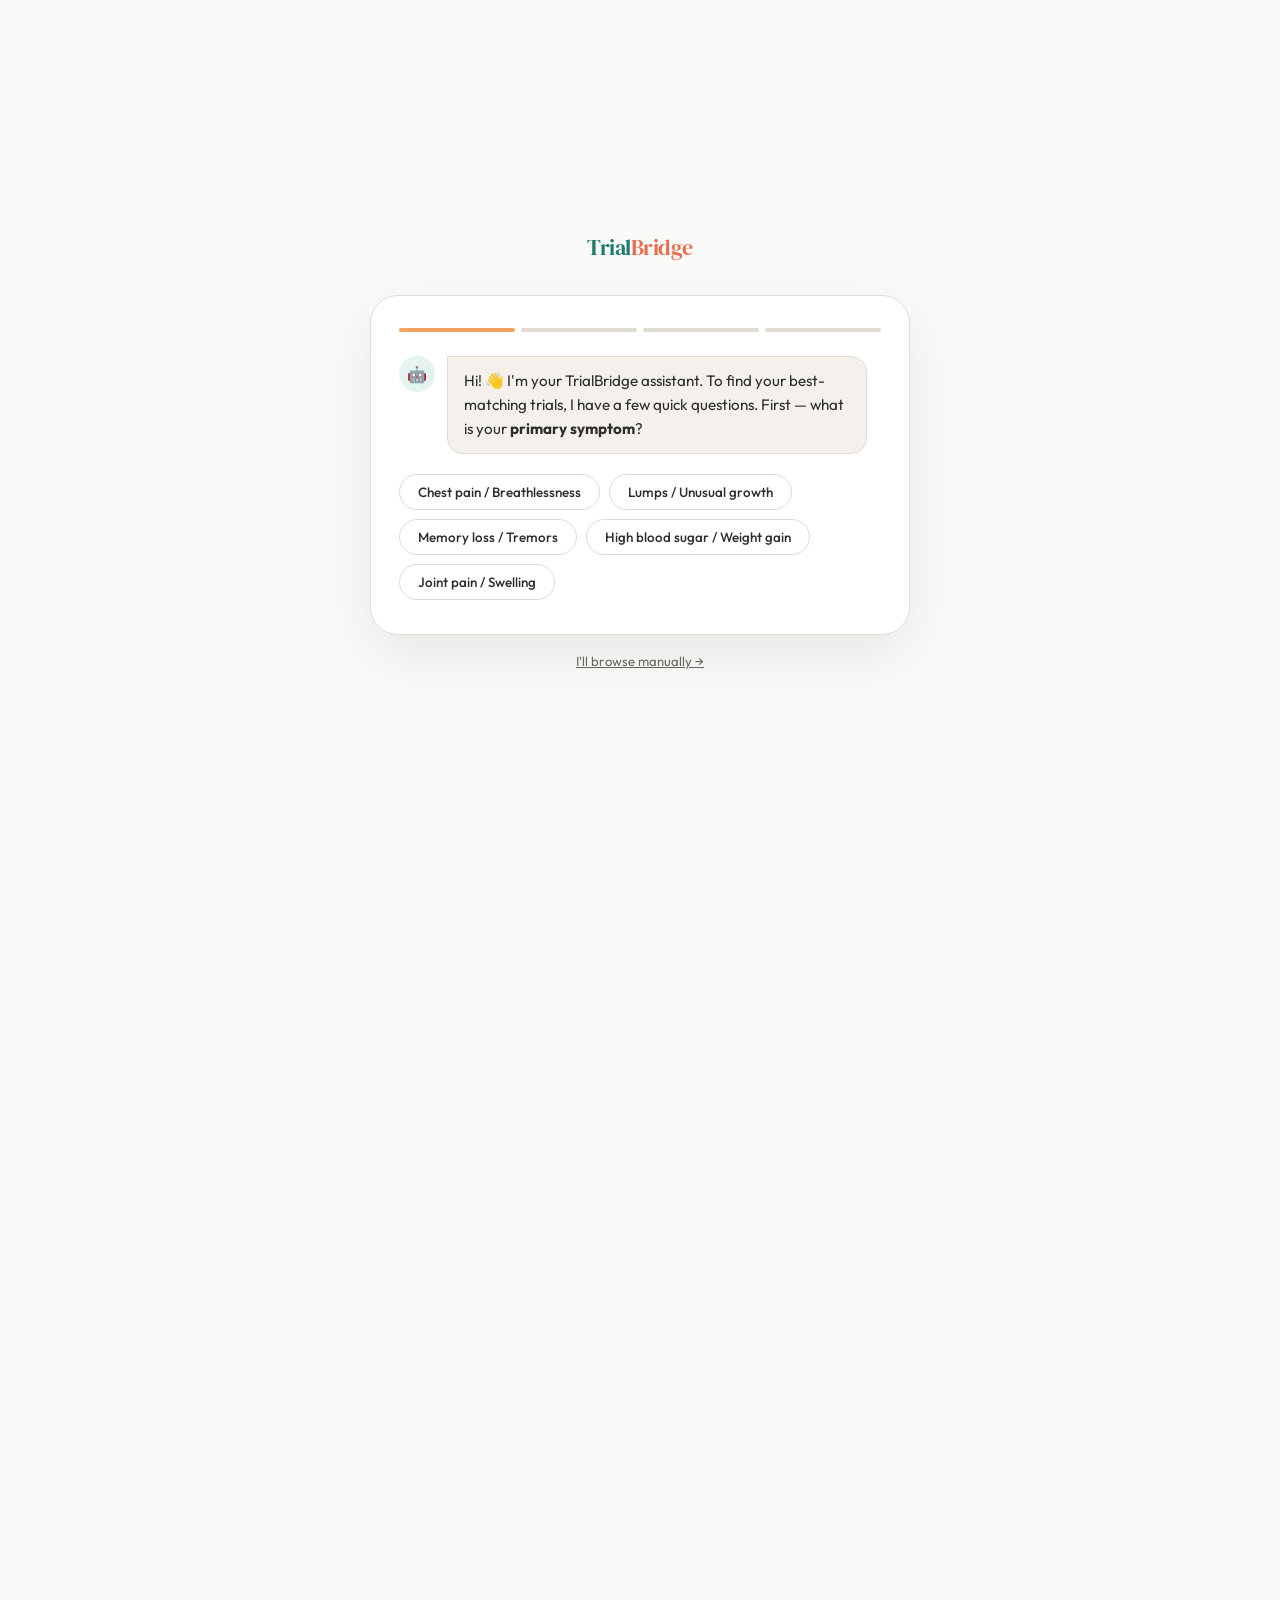
<file: Find Trails.html>
<!DOCTYPE html>
<html lang="en">

<head>
    <meta charset="UTF-8" />
    <meta name="viewport" content="width=device-width, initial-scale=1.0" />
    <title>TrialBridge — Find Trials</title>
    <meta name="description"
        content="Answer a few symptom questions and TrialBridge will match you to the most relevant clinical trials." />
    <link rel="stylesheet" href="style.css" />
    <style>
        /* ── SYMPTOM CHECKER OVERLAY ── */
        #symptomOverlay {
            position: fixed;
            inset: 0;
            z-index: 500;
            background: var(--bg);
            display: flex;
            flex-direction: column;
            align-items: center;
            justify-content: center;
            padding: 24px;
            transition: opacity 0.6s ease, transform 0.6s ease;
        }

        #symptomOverlay.hide {
            opacity: 0;
            transform: translateY(-30px);
            pointer-events: none;
        }

        .overlay-logo {
            font-family: 'DM Serif Display', serif;
            font-size: 1.4rem;
            color: var(--teal-dark);
            margin-bottom: 32px;
            letter-spacing: -0.02em;
        }

        .overlay-logo span {
            color: var(--coral);
        }

        .chat-window {
            width: 100%;
            max-width: 540px;
            background: #fff;
            border: 1.5px solid var(--border);
            border-radius: 28px;
            padding: 32px 28px 24px;
            box-shadow: 0 20px 60px rgba(0, 0, 0, 0.08);
            min-height: 340px;
            display: flex;
            flex-direction: column;
            gap: 16px;
        }

        .chat-progress {
            display: flex;
            gap: 6px;
            margin-bottom: 8px;
        }

        .progress-dot {
            flex: 1;
            height: 4px;
            border-radius: 2px;
            background: var(--border);
            transition: background 0.4s;
        }

        .progress-dot.done {
            background: var(--teal);
        }

        .progress-dot.active {
            background: var(--amber);
        }

        .chat-bubble {
            display: flex;
            align-items: flex-start;
            gap: 12px;
            opacity: 0;
            transform: translateY(12px);
            animation: fadeUp 0.4s ease forwards;
        }

        .bot-avatar {
            width: 36px;
            height: 36px;
            border-radius: 50%;
            background: rgba(42, 157, 143, 0.12);
            display: flex;
            align-items: center;
            justify-content: center;
            font-size: 1rem;
            flex-shrink: 0;
        }

        .bubble-text {
            background: var(--surface);
            border: 1px solid var(--border);
            border-radius: 0 16px 16px 16px;
            padding: 12px 16px;
            font-size: 0.95rem;
            line-height: 1.6;
            color: var(--text);
            max-width: 420px;
        }

        .typing-indicator {
            display: flex;
            align-items: center;
            gap: 12px;
        }

        .typing-dots {
            display: flex;
            gap: 5px;
            padding: 12px 16px;
            background: var(--surface);
            border-radius: 0 16px 16px 16px;
            border: 1px solid var(--border);
        }

        .typing-dots span {
            width: 7px;
            height: 7px;
            border-radius: 50%;
            background: var(--muted);
            animation: bounce 1.2s infinite;
        }

        .typing-dots span:nth-child(2) {
            animation-delay: 0.2s;
        }

        .typing-dots span:nth-child(3) {
            animation-delay: 0.4s;
        }

        @keyframes bounce {

            0%,
            80%,
            100% {
                transform: translateY(0);
            }

            40% {
                transform: translateY(-6px);
            }
        }

        .options-grid {
            display: flex;
            flex-wrap: wrap;
            gap: 9px;
            margin-top: 4px;
        }

        .opt-btn {
            padding: 9px 18px;
            border-radius: 50px;
            border: 1.5px solid var(--border);
            background: #fff;
            font-family: 'Outfit', sans-serif;
            font-size: 0.84rem;
            font-weight: 500;
            color: var(--text);
            cursor: pointer;
            transition: all 0.18s;
        }

        .opt-btn:hover {
            border-color: var(--teal);
            background: rgba(42, 157, 143, 0.07);
            color: var(--teal-dark);
        }

        .opt-btn.selected {
            background: rgba(42, 157, 143, 0.12);
            border-color: var(--teal);
            color: var(--teal-dark);
            font-weight: 600;
        }

        /* analysing screen */
        .analysing-wrap {
            display: flex;
            flex-direction: column;
            align-items: center;
            justify-content: center;
            gap: 18px;
            padding: 20px 0;
        }

        .spinner {
            width: 48px;
            height: 48px;
            border: 3px solid var(--border);
            border-top-color: var(--teal);
            border-radius: 50%;
            animation: spin 0.8s linear infinite;
        }

        @keyframes spin {
            to {
                transform: rotate(360deg);
            }
        }

        .analysing-wrap p {
            font-size: 1rem;
            color: var(--muted);
            font-weight: 500;
        }

        /* result card */
        .result-card {
            background: rgba(42, 157, 143, 0.06);
            border: 1.5px solid rgba(42, 157, 143, 0.2);
            border-radius: 20px;
            padding: 20px 22px;
            display: flex;
            align-items: center;
            gap: 14px;
        }

        .result-icon {
            font-size: 2rem;
            flex-shrink: 0;
        }

        .result-info h3 {
            font-family: 'DM Serif Display', serif;
            font-size: 1.15rem;
            margin-bottom: 4px;
        }

        .result-info h3 em {
            color: var(--teal);
            font-style: italic;
        }

        .result-info p {
            font-size: 0.82rem;
            color: var(--muted);
            line-height: 1.5;
        }

        .overlay-actions {
            display: flex;
            gap: 12px;
            justify-content: center;
            margin-top: 6px;
            flex-wrap: wrap;
        }

        .skip-link {
            background: none;
            border: none;
            font-family: 'Outfit', sans-serif;
            font-size: 0.82rem;
            color: var(--muted);
            cursor: pointer;
            text-decoration: underline;
            margin-top: 18px;
            transition: color 0.2s;
        }

        .skip-link:hover {
            color: var(--teal);
        }

        /* ── FIND TRIALS PAGE ── */
        .find-header {
            padding: 140px 24px 50px;
            text-align: center;
            position: relative;
            overflow: hidden;
        }

        .find-header::before {
            content: '';
            position: absolute;
            inset: 0;
            background:
                radial-gradient(ellipse 60% 50% at 50% 0%, rgba(42, 157, 143, 0.09) 0%, transparent 70%),
                radial-gradient(ellipse 35% 40% at 15% 80%, rgba(244, 162, 97, 0.07) 0%, transparent 60%);
            pointer-events: none;
        }

        .find-header .eyebrow {
            display: inline-block;
            background: rgba(42, 157, 143, 0.1);
            color: var(--teal-dark);
            font-size: 0.78rem;
            font-weight: 600;
            letter-spacing: 0.1em;
            text-transform: uppercase;
            padding: 6px 16px;
            border-radius: 50px;
            border: 1px solid rgba(42, 157, 143, 0.2);
            margin-bottom: 20px;
        }

        .find-header h1 {
            font-family: 'DM Serif Display', serif;
            font-size: clamp(2.4rem, 5vw, 3.8rem);
            line-height: 1.1;
            letter-spacing: -0.02em;
            max-width: 620px;
            margin: 0 auto 18px;
        }

        .find-header h1 em {
            font-style: italic;
            color: var(--teal);
        }

        .find-header>p {
            font-size: 1rem;
            color: var(--muted);
            max-width: 460px;
            margin: 0 auto;
            line-height: 1.75;
        }

        /* symptom summary banner */
        #symptomBanner {
            max-width: 700px;
            margin: 0 auto 28px;
            padding: 0 24px;
            display: none;
        }

        .banner-inner {
            background: rgba(42, 157, 143, 0.07);
            border: 1.5px solid rgba(42, 157, 143, 0.2);
            border-radius: 16px;
            padding: 14px 20px;
            display: flex;
            align-items: center;
            gap: 12px;
            font-size: 0.875rem;
        }

        .banner-inner .banner-icon {
            font-size: 1.3rem;
        }

        .banner-inner strong {
            color: var(--teal-dark);
        }

        .banner-redo {
            margin-left: auto;
            background: none;
            border: none;
            font-family: 'Outfit', sans-serif;
            font-size: 0.78rem;
            color: var(--muted);
            cursor: pointer;
            text-decoration: underline;
            white-space: nowrap;
        }

        .banner-redo:hover {
            color: var(--teal);
        }

        /* search bar */
        .search-wrap {
            max-width: 560px;
            margin: 24px auto 10px;
            position: relative;
        }

        .search-wrap .s-icon {
            position: absolute;
            left: 20px;
            top: 50%;
            transform: translateY(-50%);
            pointer-events: none;
            color: var(--muted);
        }

        #searchInput {
            width: 100%;
            padding: 15px 20px 15px 52px;
            border-radius: 50px;
            border: 1.5px solid var(--border);
            background: #fff;
            font-family: 'Outfit', sans-serif;
            font-size: 0.97rem;
            color: var(--text);
            outline: none;
            box-shadow: 0 4px 16px rgba(0, 0, 0, 0.05);
            transition: border-color 0.2s, box-shadow 0.2s;
        }

        #searchInput:focus {
            border-color: var(--teal);
            box-shadow: 0 4px 20px rgba(42, 157, 143, 0.16);
        }

        /* filters */
        .filters-bar {
            max-width: 900px;
            margin: 28px auto 10px;
            padding: 0 24px;
            display: flex;
            align-items: center;
            gap: 10px;
            flex-wrap: wrap;
        }

        .filter-label {
            font-size: 0.78rem;
            font-weight: 600;
            color: var(--muted);
            text-transform: uppercase;
            letter-spacing: 0.08em;
        }

        .filter-chip {
            padding: 7px 16px;
            border-radius: 50px;
            border: 1.5px solid var(--border);
            background: #fff;
            font-family: 'Outfit', sans-serif;
            font-size: 0.8rem;
            font-weight: 500;
            color: var(--text);
            cursor: pointer;
            transition: all 0.18s;
        }

        .filter-chip:hover {
            border-color: var(--teal);
            color: var(--teal-dark);
        }

        .filter-chip.active {
            background: rgba(42, 157, 143, 0.12);
            border-color: var(--teal);
            color: var(--teal-dark);
            font-weight: 600;
        }

        .results-count {
            margin-left: auto;
            font-size: 0.8rem;
            color: var(--muted);
        }

        .results-count strong {
            color: var(--text);
        }

        /* sort */
        .sort-row {
            max-width: 900px;
            margin: 12px auto 24px;
            padding: 0 24px;
            display: flex;
            align-items: center;
            gap: 8px;
        }

        .sort-label {
            font-size: 0.8rem;
            color: var(--muted);
            font-weight: 500;
        }

        .sort-btn {
            padding: 5px 14px;
            border-radius: 50px;
            border: 1px solid var(--border);
            background: transparent;
            font-family: 'Outfit', sans-serif;
            font-size: 0.77rem;
            font-weight: 500;
            color: var(--muted);
            cursor: pointer;
            transition: all 0.18s;
        }

        .sort-btn.active,
        .sort-btn:hover {
            background: rgba(42, 157, 143, 0.1);
            border-color: var(--teal);
            color: var(--teal-dark);
        }

        /* trials grid */
        .trials-grid {
            max-width: 900px;
            margin: 0 auto;
            padding: 0 24px 100px;
            display: grid;
            grid-template-columns: repeat(auto-fill, minmax(270px, 1fr));
            gap: 22px;
        }

        /* trial card */
        .trial-card {
            background: #fff;
            border: 1.5px solid var(--border);
            border-radius: 24px;
            padding: 26px;
            display: flex;
            flex-direction: column;
            gap: 12px;
            opacity: 0;
            transform: translateY(36px);
            transition: opacity 0.55s cubic-bezier(0.16, 1, 0.3, 1),
                transform 0.55s cubic-bezier(0.16, 1, 0.3, 1),
                box-shadow 0.22s, border-color 0.22s;
        }

        .trial-card.visible {
            opacity: 1;
            transform: translateY(0);
        }

        .trial-card:hover {
            transform: translateY(-5px);
            box-shadow: 0 14px 44px rgba(0, 0, 0, 0.09);
            border-color: var(--teal);
        }

        .trial-card-top {
            display: flex;
            align-items: flex-start;
            justify-content: space-between;
            gap: 10px;
        }

        .trial-icon-wrap {
            width: 50px;
            height: 50px;
            border-radius: 14px;
            display: flex;
            align-items: center;
            justify-content: center;
            font-size: 1.4rem;
            flex-shrink: 0;
        }

        .trial-badge {
            font-size: 0.68rem;
            font-weight: 600;
            letter-spacing: 0.07em;
            text-transform: uppercase;
            padding: 4px 10px;
            border-radius: 50px;
        }

        .badge-recruiting {
            background: rgba(76, 175, 130, 0.15);
            color: #2e7a55;
            border: 1px solid rgba(76, 175, 130, 0.25);
        }

        .badge-enrolling {
            background: rgba(42, 157, 143, 0.12);
            color: var(--teal-dark);
            border: 1px solid rgba(42, 157, 143, 0.2);
        }

        .badge-phase {
            background: rgba(244, 162, 97, 0.15);
            color: #a8620b;
            border: 1px solid rgba(244, 162, 97, 0.25);
        }

        .trial-title {
            font-family: 'DM Serif Display', serif;
            font-size: 1.15rem;
            line-height: 1.3;
            letter-spacing: -0.01em;
            color: var(--text);
        }

        .trial-inst {
            font-size: 0.78rem;
            color: var(--muted);
            font-weight: 500;
        }

        .trial-desc {
            font-size: 0.85rem;
            color: var(--muted);
            line-height: 1.7;
        }

        .trial-meta {
            display: flex;
            flex-wrap: wrap;
            gap: 8px;
        }

        .meta-item {
            font-size: 0.74rem;
            color: var(--muted);
            font-weight: 500;
            display: flex;
            align-items: center;
            gap: 4px;
        }

        .trial-tags {
            display: flex;
            flex-wrap: wrap;
            gap: 6px;
        }

        .trial-tag {
            font-size: 0.7rem;
            font-weight: 500;
            padding: 3px 10px;
            border-radius: 50px;
            background: rgba(42, 157, 143, 0.08);
            color: var(--teal-dark);
            border: 1px solid rgba(42, 157, 143, 0.13);
        }

        .trial-card-footer {
            margin-top: auto;
            padding-top: 12px;
            border-top: 1px solid var(--border);
            display: flex;
            align-items: center;
            gap: 9px;
        }

        .btn-apply {
            flex: 1;
            background: var(--coral);
            color: white;
            border: none;
            padding: 10px 18px;
            border-radius: 50px;
            font-family: 'Outfit', sans-serif;
            font-weight: 600;
            font-size: 0.85rem;
            cursor: pointer;
            transition: background 0.18s, transform 0.15s;
            box-shadow: 0 3px 12px rgba(231, 111, 81, 0.28);
        }

        .btn-apply:hover {
            background: #d4613f;
            transform: translateY(-1px);
        }

        .btn-save {
            width: 38px;
            height: 38px;
            border-radius: 50%;
            border: 1.5px solid var(--border);
            background: transparent;
            display: flex;
            align-items: center;
            justify-content: center;
            font-size: 0.95rem;
            cursor: pointer;
            transition: all 0.18s;
        }

        .btn-save:hover {
            border-color: var(--coral);
            background: rgba(231, 111, 81, 0.07);
        }

        .btn-save.saved {
            border-color: var(--coral);
            background: rgba(231, 111, 81, 0.1);
        }

        .match-pill {
            display: flex;
            align-items: center;
            gap: 5px;
            font-size: 0.72rem;
            font-weight: 600;
            color: var(--teal-dark);
            white-space: nowrap;
        }

        .match-bar {
            width: 36px;
            height: 5px;
            border-radius: 3px;
            background: var(--border);
            overflow: hidden;
        }

        .match-fill {
            height: 100%;
            border-radius: 3px;
            background: linear-gradient(90deg, var(--teal), var(--success));
            transition: width 0.8s cubic-bezier(0.16, 1, 0.3, 1);
        }

        /* empty state */
        .empty-state {
            grid-column: 1/-1;
            text-align: center;
            padding: 60px 0;
            display: none;
        }

        .empty-state .e-icon {
            font-size: 2.5rem;
            margin-bottom: 12px;
        }

        .empty-state h3 {
            font-family: 'DM Serif Display', serif;
            font-size: 1.4rem;
            margin-bottom: 8px;
        }

        .empty-state p {
            color: var(--muted);
            font-size: 0.88rem;
        }

        /* final CTA */
        .find-cta {
            background: var(--surface);
            border-top: 1px solid var(--border);
            text-align: center;
            padding: 72px 24px 90px;
        }

        .find-cta h2 {
            font-family: 'DM Serif Display', serif;
            font-size: clamp(1.8rem, 3.5vw, 2.8rem);
            letter-spacing: -0.02em;
            margin-bottom: 12px;
        }

        .find-cta h2 em {
            color: var(--coral);
            font-style: italic;
        }

        .find-cta p {
            color: var(--muted);
            font-size: 0.97rem;
            max-width: 380px;
            margin: 0 auto 28px;
            line-height: 1.7;
        }

        .cta-row {
            display: flex;
            gap: 12px;
            justify-content: center;
            flex-wrap: wrap;
        }

        .hdr-content {
            opacity: 0;
            transform: translateY(22px);
            animation: fadeUp 0.65s ease 0.1s forwards;
            position: relative;
            z-index: 1;
        }
    </style>
</head>

<body>

    <!-- ══════════════════════════════════════
     SYMPTOM CHECKER OVERLAY
══════════════════════════════════════ -->
    <div id="symptomOverlay">
        <div class="overlay-logo">Trial<span>Bridge</span></div>

        <div class="chat-window" id="chatWindow">
            <!-- progress dots -->
            <div class="chat-progress">
                <div class="progress-dot" id="pd1"></div>
                <div class="progress-dot" id="pd2"></div>
                <div class="progress-dot" id="pd3"></div>
                <div class="progress-dot" id="pd4"></div>
            </div>
            <!-- messages injected by JS -->
            <div id="chatMessages"></div>
            <!-- options injected by JS -->
            <div class="options-grid" id="optionsGrid"></div>
        </div>

        <button class="skip-link" onclick="skipChecker()">I'll browse manually →</button>
    </div>

    <!-- PROGRESS BAR -->
    <div class="progress-bar" id="progressBar"></div>

    <!-- NAV -->
    <nav class="nav-fixed">
        <a href="index.html" class="logo">Trial<span>Bridge</span></a>
        <ul class="nav-links">
            <li><a href="Find Trails.html" style="color:var(--teal);font-weight:600;">Find Trials</a></li>
            <li><a href="how-it-works.html">How It Works</a></li>
            <li><a href="#">For Researchers</a></li>
            <li><a href="about.html">About</a></li>
        </ul>
        <button class="nav-cta" onclick="window.location.href='index.html'">Get Started</button>
    </nav>

    <!-- PAGE HEADER -->
    <div class="find-header">
        <div class="hdr-content">
            <div class="eyebrow">Browse Clinical Trials</div>
            <h1>Trials matched to<br /><em>your symptoms.</em></h1>
            <p>Our symptom checker personalises your match scores so the most relevant trials appear first.</p>
            <div class="search-wrap" style="margin-top:28px;">
                <span class="s-icon">🔍</span>
                <input type="text" id="searchInput" placeholder="Search by condition, keyword…" autocomplete="off" />
            </div>
        </div>
    </div>

    <!-- SYMPTOM BANNER (shown after checker) -->
    <div id="symptomBanner">
        <div class="banner-inner">
            <span class="banner-icon">🩺</span>
            <span>Showing results for: <strong id="bannerCategory">—</strong> &nbsp;·&nbsp; Scores personalised to your
                answers</span>
            <button class="banner-redo" onclick="redoChecker()">Redo symptom check</button>
        </div>
    </div>

    <!-- FILTERS -->
    <div class="filters-bar">
        <span class="filter-label">Filter:</span>
        <button class="filter-chip active" data-filter="all" onclick="setFilter('all',this)">All Trials</button>
        <button class="filter-chip" data-filter="oncology" onclick="setFilter('oncology',this)">Oncology</button>
        <button class="filter-chip" data-filter="cardiology" onclick="setFilter('cardiology',this)">Cardiology</button>
        <button class="filter-chip" data-filter="neurology" onclick="setFilter('neurology',this)">Neurology</button>
        <button class="filter-chip" data-filter="metabolic" onclick="setFilter('metabolic',this)">Metabolic</button>
        <button class="filter-chip" data-filter="immunology" onclick="setFilter('immunology',this)">Immunology</button>
        <div class="results-count">Showing <strong id="resultCount">9</strong> results</div>
    </div>

    <!-- SORT -->
    <div class="sort-row">
        <span class="sort-label">Sort by:</span>
        <button class="sort-btn active" onclick="setSortActive(this)">Best Match</button>
        <button class="sort-btn" onclick="setSortActive(this)">Most Recent</button>
        <button class="sort-btn" onclick="setSortActive(this)">Closest to You</button>
    </div>

    <!-- TRIALS GRID -->
    <div class="trials-grid" id="trialsGrid">

        <div class="trial-card" data-cat="oncology" data-base="88" data-title="HER2+ Breast Cancer Immunotherapy Study"
            data-kw="breast cancer oncology immune tumor">
            <div class="trial-card-top">
                <div class="trial-icon-wrap" style="background:rgba(231,111,81,0.12);">🧬</div>
                <span class="trial-badge badge-recruiting">Recruiting</span>
            </div>
            <div class="trial-title">HER2+ Breast Cancer Immunotherapy Study</div>
            <div class="trial-inst">🏥 AIIMS New Delhi &nbsp;·&nbsp; Phase III</div>
            <div class="trial-desc">Evaluating a novel checkpoint-inhibitor combo in HER2-positive breast cancer
                patients who have not responded to first-line chemotherapy.</div>
            <div class="trial-meta">
                <span class="meta-item">📍 New Delhi</span>
                <span class="meta-item">🕐 18 months</span>
                <span class="meta-item">👤 Ages 25–65</span>
            </div>
            <div class="trial-tags"><span class="trial-tag">Oncology</span><span
                    class="trial-tag">Immunotherapy</span><span class="trial-tag">HER2+</span></div>
            <div class="trial-card-footer">
                <div class="match-pill">
                    <div class="match-bar">
                        <div class="match-fill" id="mf0"></div>
                    </div><span id="ms0">88%</span>
                </div>
                <button class="btn-apply">Apply Now →</button>
                <button class="btn-save" onclick="toggleSave(this)">🤍</button>
            </div>
        </div>

        <div class="trial-card" data-cat="cardiology" data-base="74"
            data-title="Early Atrial Fibrillation Detection Trial" data-kw="heart cardiology atrial fibrillation ecg">
            <div class="trial-card-top">
                <div class="trial-icon-wrap" style="background:rgba(91,155,213,0.15);">❤️</div>
                <span class="trial-badge badge-enrolling">Enrolling Soon</span>
            </div>
            <div class="trial-title">Early Atrial Fibrillation Detection Trial</div>
            <div class="trial-inst">🏥 Fortis Hospitals &nbsp;·&nbsp; Phase II</div>
            <div class="trial-desc">Testing a wearable AI-driven ECG patch for continuous detection of subclinical AF
                episodes in patients with moderate cardiovascular risk.</div>
            <div class="trial-meta">
                <span class="meta-item">📍 Mumbai</span>
                <span class="meta-item">🕐 12 months</span>
                <span class="meta-item">👤 Ages 40–80</span>
            </div>
            <div class="trial-tags"><span class="trial-tag">Cardiology</span><span
                    class="trial-tag">Wearable</span><span class="trial-tag">AI</span></div>
            <div class="trial-card-footer">
                <div class="match-pill">
                    <div class="match-bar">
                        <div class="match-fill" id="mf1"></div>
                    </div><span id="ms1">74%</span>
                </div>
                <button class="btn-apply">Apply Now →</button>
                <button class="btn-save" onclick="toggleSave(this)">🤍</button>
            </div>
        </div>

        <div class="trial-card" data-cat="neurology" data-base="82"
            data-title="Early-Onset Alzheimer's Prevention Study"
            data-kw="alzheimer neurology memory dementia cognitive">
            <div class="trial-card-top">
                <div class="trial-icon-wrap" style="background:rgba(124,111,212,0.12);">🧠</div>
                <span class="trial-badge badge-recruiting">Recruiting</span>
            </div>
            <div class="trial-title">Early-Onset Alzheimer's Prevention Study</div>
            <div class="trial-inst">🏥 Manipal Institute &nbsp;·&nbsp; Phase II</div>
            <div class="trial-desc">Investigating an amyloid-targeting monoclonal antibody in genetically at-risk
                individuals showing mild cognitive impairment but no dementia.</div>
            <div class="trial-meta">
                <span class="meta-item">📍 Bangalore</span>
                <span class="meta-item">🕐 24 months</span>
                <span class="meta-item">👤 Ages 50–75</span>
            </div>
            <div class="trial-tags"><span class="trial-tag">Neurology</span><span
                    class="trial-tag">Alzheimer's</span><span class="trial-tag">Prevention</span></div>
            <div class="trial-card-footer">
                <div class="match-pill">
                    <div class="match-bar">
                        <div class="match-fill" id="mf2"></div>
                    </div><span id="ms2">82%</span>
                </div>
                <button class="btn-apply">Apply Now →</button>
                <button class="btn-save" onclick="toggleSave(this)">🤍</button>
            </div>
        </div>

        <div class="trial-card" data-cat="metabolic" data-base="85"
            data-title="Type 2 Diabetes GLP-1 Optimisation Trial"
            data-kw="diabetes metabolic blood sugar insulin glucose">
            <div class="trial-card-top">
                <div class="trial-icon-wrap" style="background:rgba(244,162,97,0.15);">💉</div>
                <span class="trial-badge badge-phase">Phase III</span>
            </div>
            <div class="trial-title">Type 2 Diabetes GLP-1 Optimisation Trial</div>
            <div class="trial-inst">🏥 KEM Hospital &nbsp;·&nbsp; Phase III</div>
            <div class="trial-desc">Comparing once-weekly vs once-daily GLP-1 receptor agonist dosing on HbA1c reduction
                and weight loss in T2DM patients.</div>
            <div class="trial-meta">
                <span class="meta-item">📍 Pune</span>
                <span class="meta-item">🕐 9 months</span>
                <span class="meta-item">👤 Ages 30–70</span>
            </div>
            <div class="trial-tags"><span class="trial-tag">Metabolic</span><span class="trial-tag">Diabetes</span><span
                    class="trial-tag">GLP-1</span></div>
            <div class="trial-card-footer">
                <div class="match-pill">
                    <div class="match-bar">
                        <div class="match-fill" id="mf3"></div>
                    </div><span id="ms3">85%</span>
                </div>
                <button class="btn-apply">Apply Now →</button>
                <button class="btn-save" onclick="toggleSave(this)">🤍</button>
            </div>
        </div>

        <div class="trial-card" data-cat="immunology" data-base="71"
            data-title="Rheumatoid Arthritis JAK Inhibitor Study"
            data-kw="rheumatoid arthritis immunology autoimmune joints">
            <div class="trial-card-top">
                <div class="trial-icon-wrap" style="background:rgba(76,175,130,0.15);">🦴</div>
                <span class="trial-badge badge-recruiting">Recruiting</span>
            </div>
            <div class="trial-title">Rheumatoid Arthritis JAK Inhibitor Study</div>
            <div class="trial-inst">🏥 Apollo Hospitals &nbsp;·&nbsp; Phase III</div>
            <div class="trial-desc">Head-to-head comparison of two selective JAK inhibitors in patients with active
                moderate-to-severe RA who failed methotrexate.</div>
            <div class="trial-meta">
                <span class="meta-item">📍 Chennai</span>
                <span class="meta-item">🕐 15 months</span>
                <span class="meta-item">👤 Ages 18–65</span>
            </div>
            <div class="trial-tags"><span class="trial-tag">Immunology</span><span
                    class="trial-tag">Arthritis</span><span class="trial-tag">JAK</span></div>
            <div class="trial-card-footer">
                <div class="match-pill">
                    <div class="match-bar">
                        <div class="match-fill" id="mf4"></div>
                    </div><span id="ms4">71%</span>
                </div>
                <button class="btn-apply">Apply Now →</button>
                <button class="btn-save" onclick="toggleSave(this)">🤍</button>
            </div>
        </div>

        <div class="trial-card" data-cat="oncology" data-base="79"
            data-title="Lung Cancer Liquid Biopsy Validation Study"
            data-kw="lung cancer oncology biopsy biomarker ctdna">
            <div class="trial-card-top">
                <div class="trial-icon-wrap" style="background:rgba(42,157,143,0.12);">🫁</div>
                <span class="trial-badge badge-enrolling">Enrolling Soon</span>
            </div>
            <div class="trial-title">Lung Cancer Liquid Biopsy Validation Study</div>
            <div class="trial-inst">🏥 Tata Memorial Centre &nbsp;·&nbsp; Phase II</div>
            <div class="trial-desc">Validating a circulating tumour DNA assay for early NSCLC recurrence detection
                post-surgery vs standard CT follow-up.</div>
            <div class="trial-meta">
                <span class="meta-item">📍 Mumbai</span>
                <span class="meta-item">🕐 20 months</span>
                <span class="meta-item">👤 Ages 40–75</span>
            </div>
            <div class="trial-tags"><span class="trial-tag">Oncology</span><span class="trial-tag">Lung
                    Cancer</span><span class="trial-tag">Liquid Biopsy</span></div>
            <div class="trial-card-footer">
                <div class="match-pill">
                    <div class="match-bar">
                        <div class="match-fill" id="mf5"></div>
                    </div><span id="ms5">79%</span>
                </div>
                <button class="btn-apply">Apply Now →</button>
                <button class="btn-save" onclick="toggleSave(this)">🤍</button>
            </div>
        </div>

        <div class="trial-card" data-cat="neurology" data-base="68"
            data-title="Parkinson's Disease Neuroprotection Trial" data-kw="parkinson neurology brain tremor dopamine">
            <div class="trial-card-top">
                <div class="trial-icon-wrap" style="background:rgba(231,111,81,0.1);">🧪</div>
                <span class="trial-badge badge-recruiting">Recruiting</span>
            </div>
            <div class="trial-title">Parkinson's Disease Neuroprotection Trial</div>
            <div class="trial-inst">🏥 NIMHANS &nbsp;·&nbsp; Phase II</div>
            <div class="trial-desc">Testing whether a mitochondria-targeted antioxidant slows dopaminergic neuronal loss
                in newly diagnosed Parkinson's patients.</div>
            <div class="trial-meta">
                <span class="meta-item">📍 Bangalore</span>
                <span class="meta-item">🕐 30 months</span>
                <span class="meta-item">👤 Ages 45–80</span>
            </div>
            <div class="trial-tags"><span class="trial-tag">Neurology</span><span
                    class="trial-tag">Parkinson's</span><span class="trial-tag">Neuroprotection</span></div>
            <div class="trial-card-footer">
                <div class="match-pill">
                    <div class="match-bar">
                        <div class="match-fill" id="mf6"></div>
                    </div><span id="ms6">68%</span>
                </div>
                <button class="btn-apply">Apply Now →</button>
                <button class="btn-save" onclick="toggleSave(this)">🤍</button>
            </div>
        </div>

        <div class="trial-card" data-cat="cardiology" data-base="73"
            data-title="Heart Failure Remote Monitoring Programme"
            data-kw="heart failure cardiology monitoring telemedicine">
            <div class="trial-card-top">
                <div class="trial-icon-wrap" style="background:rgba(91,155,213,0.12);">🫀</div>
                <span class="trial-badge badge-recruiting">Recruiting</span>
            </div>
            <div class="trial-title">Heart Failure Remote Monitoring Programme</div>
            <div class="trial-inst">🏥 Narayana Health &nbsp;·&nbsp; Phase III</div>
            <div class="trial-desc">Assessing whether a connected implantable pressure sensor reduces HF
                hospitalisations by enabling proactive management from home.</div>
            <div class="trial-meta">
                <span class="meta-item">📍 Hyderabad</span>
                <span class="meta-item">🕐 24 months</span>
                <span class="meta-item">👤 Ages 35–80</span>
            </div>
            <div class="trial-tags"><span class="trial-tag">Cardiology</span><span class="trial-tag">Heart
                    Failure</span><span class="trial-tag">Remote</span></div>
            <div class="trial-card-footer">
                <div class="match-pill">
                    <div class="match-bar">
                        <div class="match-fill" id="mf7"></div>
                    </div><span id="ms7">73%</span>
                </div>
                <button class="btn-apply">Apply Now →</button>
                <button class="btn-save" onclick="toggleSave(this)">🤍</button>
            </div>
        </div>

        <div class="trial-card" data-cat="metabolic" data-base="63"
            data-title="Obesity & Gut Microbiome Intervention Study"
            data-kw="obesity metabolic gut microbiome weight loss dietary">
            <div class="trial-card-top">
                <div class="trial-icon-wrap" style="background:rgba(244,162,97,0.12);">🦠</div>
                <span class="trial-badge badge-phase">Phase II</span>
            </div>
            <div class="trial-title">Obesity & Gut Microbiome Intervention Study</div>
            <div class="trial-inst">🏥 PGI Chandigarh &nbsp;·&nbsp; Phase II</div>
            <div class="trial-desc">Evaluating targeted microbiome modulation combined with a dietary programme for
                durable weight reduction and metabolic improvement.</div>
            <div class="trial-meta">
                <span class="meta-item">📍 Chandigarh</span>
                <span class="meta-item">🕐 10 months</span>
                <span class="meta-item">👤 Ages 20–60</span>
            </div>
            <div class="trial-tags"><span class="trial-tag">Metabolic</span><span class="trial-tag">Obesity</span><span
                    class="trial-tag">Microbiome</span></div>
            <div class="trial-card-footer">
                <div class="match-pill">
                    <div class="match-bar">
                        <div class="match-fill" id="mf8"></div>
                    </div><span id="ms8">63%</span>
                </div>
                <button class="btn-apply">Apply Now →</button>
                <button class="btn-save" onclick="toggleSave(this)">🤍</button>
            </div>
        </div>

        <div class="empty-state" id="emptyState">
            <div class="e-icon">🔍</div>
            <h3>No trials found</h3>
            <p>Try a different keyword or remove filters.</p>
        </div>

    </div><!-- /trials-grid -->

    <!-- FINAL CTA -->
    <div class="find-cta reveal" id="findCta">
        <h2>Not finding the right <em>match?</em></h2>
        <p>Build your full health profile and let our AI engine personalise results deeper than symptoms alone.</p>
        <div class="cta-row">
            <button class="btn-primary" onclick="window.location.href='index.html'">Build My Profile →</button>
            <button class="btn-secondary" onclick="window.location.href='how-it-works.html'">See How It Works</button>
        </div>
    </div>

    <script>
        /* ══════════════════════════════════════
           SYMPTOM CHECKER
        ══════════════════════════════════════ */
        const QUESTIONS = [
            {
                q: "Hi! 👋 I'm your TrialBridge assistant. To find your best-matching trials, I have a few quick questions.\n\nFirst — what is your <strong>primary symptom</strong>?",
                opts: [
                    { label: "Chest pain / Breathlessness", cat: "cardiology" },
                    { label: "Lumps / Unusual growth", cat: "oncology" },
                    { label: "Memory loss / Tremors", cat: "neurology" },
                    { label: "High blood sugar / Weight gain", cat: "metabolic" },
                    { label: "Joint pain / Swelling", cat: "immunology" },
                ]
            },
            {
                q: "Got it. How <strong>long</strong> have you had this symptom?",
                opts: [
                    { label: "Less than 1 week", dur: 0 },
                    { label: "1 – 4 weeks", dur: 3 },
                    { label: "1 – 6 months", dur: 5 },
                    { label: "Over 6 months", dur: 8 },
                ]
            },
            {
                q: "How would you describe the <strong>severity</strong>?",
                opts: [
                    { label: "Mild — noticeable but manageable", sev: 0 },
                    { label: "Moderate — affecting daily life", sev: 5 },
                    { label: "Severe — significant impact", sev: 10 },
                ]
            },
            {
                q: "Last one — what is your <strong>age group</strong>?",
                opts: [
                    { label: "18 – 30", age: "young" },
                    { label: "31 – 50", age: "mid" },
                    { label: "51 – 70", age: "senior" },
                    { label: "70+", age: "elder" },
                ]
            }
        ];

        const CATEGORY_LABELS = {
            oncology: { label: "Oncology", icon: "🧬", hint: "Possible conditions related to abnormal cell growth or cancer. Please consult a specialist." },
            cardiology: { label: "Cardiology", icon: "❤️", hint: "Possible cardiovascular conditions. We recommend consulting a cardiologist." },
            neurology: { label: "Neurology", icon: "🧠", hint: "Symptoms may be neurological in nature. A neurologist can help assess further." },
            metabolic: { label: "Metabolic", icon: "💉", hint: "Could relate to metabolic or endocrine conditions like diabetes or thyroid issues." },
            immunology: { label: "Immunology", icon: "🦴", hint: "May indicate an autoimmune or inflammatory condition. Consider consulting a rheumatologist." },
        };

        // Boost tables: how much a category's cards gain/lose per symptom
        const CAT_BOOST = {
            oncology: { oncology: 30, cardiology: -5, neurology: -5, metabolic: -5, immunology: -5 },
            cardiology: { cardiology: 30, oncology: -5, neurology: -5, metabolic: 5, immunology: -5 },
            neurology: { neurology: 30, oncology: -5, cardiology: -5, metabolic: -5, immunology: -5 },
            metabolic: { metabolic: 30, oncology: -5, cardiology: 5, neurology: -5, immunology: -5 },
            immunology: { immunology: 30, oncology: -5, cardiology: -5, neurology: -5, metabolic: -5 },
        };

        let answers = { cat: null, dur: 0, sev: 0, age: null };
        let step = 0;
        const msgEl = document.getElementById('chatMessages');
        const optsEl = document.getElementById('optionsGrid');
        const dots = [document.getElementById('pd1'), document.getElementById('pd2'),
        document.getElementById('pd3'), document.getElementById('pd4')];

        function updateDots(active) {
            dots.forEach((d, i) => {
                d.classList.remove('done', 'active');
                if (i < active) d.classList.add('done');
                else if (i === active) d.classList.add('active');
            });
        }

        function addBubble(html) {
            const wrap = document.createElement('div');
            wrap.className = 'chat-bubble';
            wrap.innerHTML = `<div class="bot-avatar">🤖</div><div class="bubble-text">${html}</div>`;
            msgEl.appendChild(wrap);
            msgEl.scrollTop = msgEl.scrollHeight;
        }

        function showTyping() {
            const t = document.createElement('div');
            t.className = 'chat-bubble typing-indicator';
            t.id = 'typing';
            t.innerHTML = `<div class="bot-avatar">🤖</div>
    <div class="typing-dots"><span></span><span></span><span></span></div>`;
            msgEl.appendChild(t);
            msgEl.scrollTop = msgEl.scrollHeight;
        }
        function removeTyping() {
            const t = document.getElementById('typing');
            if (t) t.remove();
        }

        function renderOptions(q) {
            optsEl.innerHTML = '';
            q.opts.forEach((opt, i) => {
                const b = document.createElement('button');
                b.className = 'opt-btn';
                b.textContent = opt.label;
                b.onclick = () => chooseOption(opt, b, i);
                optsEl.appendChild(b);
            });
        }

        function chooseOption(opt, btn, idx) {
            // disable all buttons
            optsEl.querySelectorAll('.opt-btn').forEach(b => { b.disabled = true; b.style.opacity = '0.5'; });
            btn.style.opacity = '1'; btn.classList.add('selected');

            // record answer
            if (opt.cat !== undefined) answers.cat = opt.cat;
            if (opt.dur !== undefined) answers.dur = opt.dur;
            if (opt.sev !== undefined) answers.sev = opt.sev;
            if (opt.age !== undefined) answers.age = opt.age;

            step++;
            updateDots(step);
            optsEl.innerHTML = '';

            if (step < QUESTIONS.length) {
                setTimeout(() => { showTyping(); }, 300);
                setTimeout(() => { removeTyping(); addBubble(QUESTIONS[step].q); renderOptions(QUESTIONS[step]); }, 1200);
            } else {
                showAnalysing();
            }
        }

        function showAnalysing() {
            msgEl.innerHTML = '';
            msgEl.innerHTML = `<div class="analysing-wrap">
    <div class="spinner"></div>
    <p>Analysing your symptoms…</p>
  </div>`;
            dots.forEach(d => { d.classList.remove('active'); d.classList.add('done'); });
            setTimeout(showResult, 1600);
        }

        function showResult() {
            const info = CATEGORY_LABELS[answers.cat];
            msgEl.innerHTML = `
    <div class="result-card">
      <div class="result-icon">${info.icon}</div>
      <div class="result-info">
        <h3>Likely area: <em>${info.label}</em></h3>
        <p>${info.hint}</p>
        <p style="margin-top:6px;color:var(--muted);font-size:0.76rem;">⚠️ This is not a medical diagnosis. Always consult a licensed doctor.</p>
      </div>
    </div>`;
            optsEl.innerHTML = `<div class="overlay-actions">
    <button class="btn-primary" onclick="applyResults()">Show My Matched Trials →</button>
  </div>`;
        }

        function applyResults() {
            // recalculate scores
            const boosts = CAT_BOOST[answers.cat] || {};
            document.querySelectorAll('.trial-card[data-cat]').forEach((card, i) => {
                const cat = card.dataset.cat;
                const base = parseInt(card.dataset.base, 10);
                const boost = boosts[cat] || 0;
                let score = Math.min(99, Math.max(10, base + boost + answers.dur + answers.sev));
                const fillEl = document.getElementById('mf' + i);
                const labelEl = document.getElementById('ms' + i);
                if (fillEl) setTimeout(() => { fillEl.style.width = score + '%'; }, 200);
                if (labelEl) labelEl.textContent = score + '%';
            });

            // show banner
            const info = CATEGORY_LABELS[answers.cat];
            document.getElementById('bannerCategory').textContent = info.icon + ' ' + info.label;
            document.getElementById('symptomBanner').style.display = 'block';

            // auto-activate filter
            document.querySelectorAll('.filter-chip').forEach(c => c.classList.remove('active'));
            const targetChip = document.querySelector(`.filter-chip[data-filter="${answers.cat}"]`);
            if (targetChip) { targetChip.classList.add('active'); currentFilter = answers.cat; }

            // dismiss overlay
            dismissOverlay();
            applyFilters();
        }

        function dismissOverlay() {
            const ov = document.getElementById('symptomOverlay');
            ov.classList.add('hide');
            setTimeout(() => { ov.style.display = 'none'; }, 650);
            // trigger card reveals
            setTimeout(() => {
                document.querySelectorAll('.trial-card, .reveal').forEach(el => cardObserver.observe(el));
            }, 700);
        }

        function skipChecker() { answers = { cat: null, dur: 0, sev: 0, age: null }; dismissOverlay(); }
        function redoChecker() {
            step = 0; answers = { cat: null, dur: 0, sev: 0, age: null };
            document.getElementById('symptomBanner').style.display = 'none';
            // reset filter
            document.querySelectorAll('.filter-chip').forEach(c => c.classList.remove('active'));
            document.querySelector('.filter-chip[data-filter="all"]').classList.add('active');
            currentFilter = 'all'; applyFilters();
            // reset scores to base
            document.querySelectorAll('.trial-card[data-cat]').forEach((card, i) => {
                const base = card.dataset.base;
                const fill = document.getElementById('mf' + i);
                const lbl = document.getElementById('ms' + i);
                if (fill) fill.style.width = base + '%';
                if (lbl) lbl.textContent = base + '%';
            });
            const ov = document.getElementById('symptomOverlay');
            ov.style.display = 'flex'; ov.classList.remove('hide');
            msgEl.innerHTML = ''; optsEl.innerHTML = '';
            updateDots(0);
            showTyping();
            setTimeout(() => { removeTyping(); addBubble(QUESTIONS[0].q); renderOptions(QUESTIONS[0]); }, 900);
        }

        /* ── FILTERS / SEARCH ── */
        let currentFilter = 'all';
        function setFilter(cat, btn) {
            currentFilter = cat;
            document.querySelectorAll('.filter-chip').forEach(c => c.classList.remove('active'));
            btn.classList.add('active');
            applyFilters();
        }
        document.getElementById('searchInput').addEventListener('input', applyFilters);
        function applyFilters() {
            const q = document.getElementById('searchInput').value.toLowerCase().trim();
            const cards = document.querySelectorAll('.trial-card[data-cat]');
            let visible = 0;
            cards.forEach(card => {
                const catOk = currentFilter === 'all' || card.dataset.cat === currentFilter;
                const searchOk = !q || (card.dataset.title + card.dataset.kw).toLowerCase().includes(q);
                card.style.display = (catOk && searchOk) ? '' : 'none';
                if (catOk && searchOk) visible++;
            });
            document.getElementById('resultCount').textContent = visible;
            document.getElementById('emptyState').style.display = visible === 0 ? 'block' : 'none';
        }

        function setSortActive(btn) {
            document.querySelectorAll('.sort-btn').forEach(b => b.classList.remove('active'));
            btn.classList.add('active');
        }
        function toggleSave(btn) {
            btn.classList.toggle('saved');
            btn.textContent = btn.classList.contains('saved') ? '❤️' : '🤍';
        }

        /* ── CARD REVEAL OBSERVER ── */
        const cardObserver = new IntersectionObserver(entries => {
            entries.forEach(e => { if (e.isIntersecting) e.target.classList.add('visible'); });
        }, { threshold: 0.1, rootMargin: '0px 0px -40px 0px' });

        /* ── SCROLL PROGRESS ── */
        window.addEventListener('scroll', () => {
            const pct = Math.min((window.scrollY / (document.body.scrollHeight - window.innerHeight)) * 100, 100);
            document.getElementById('progressBar').style.width = pct + '%';
        });

        /* ── INIT: set base score widths + start chat ── */
        document.querySelectorAll('.trial-card[data-cat]').forEach((card, i) => {
            const base = card.dataset.base;
            const fill = document.getElementById('mf' + i);
            if (fill) fill.style.width = base + '%';
        });

        // start chat after short delay
        setTimeout(() => {
            updateDots(0);
            showTyping();
            setTimeout(() => { removeTyping(); addBubble(QUESTIONS[0].q); renderOptions(QUESTIONS[0]); }, 900);
        }, 400);
    </script>
</body>

</html>
</file>
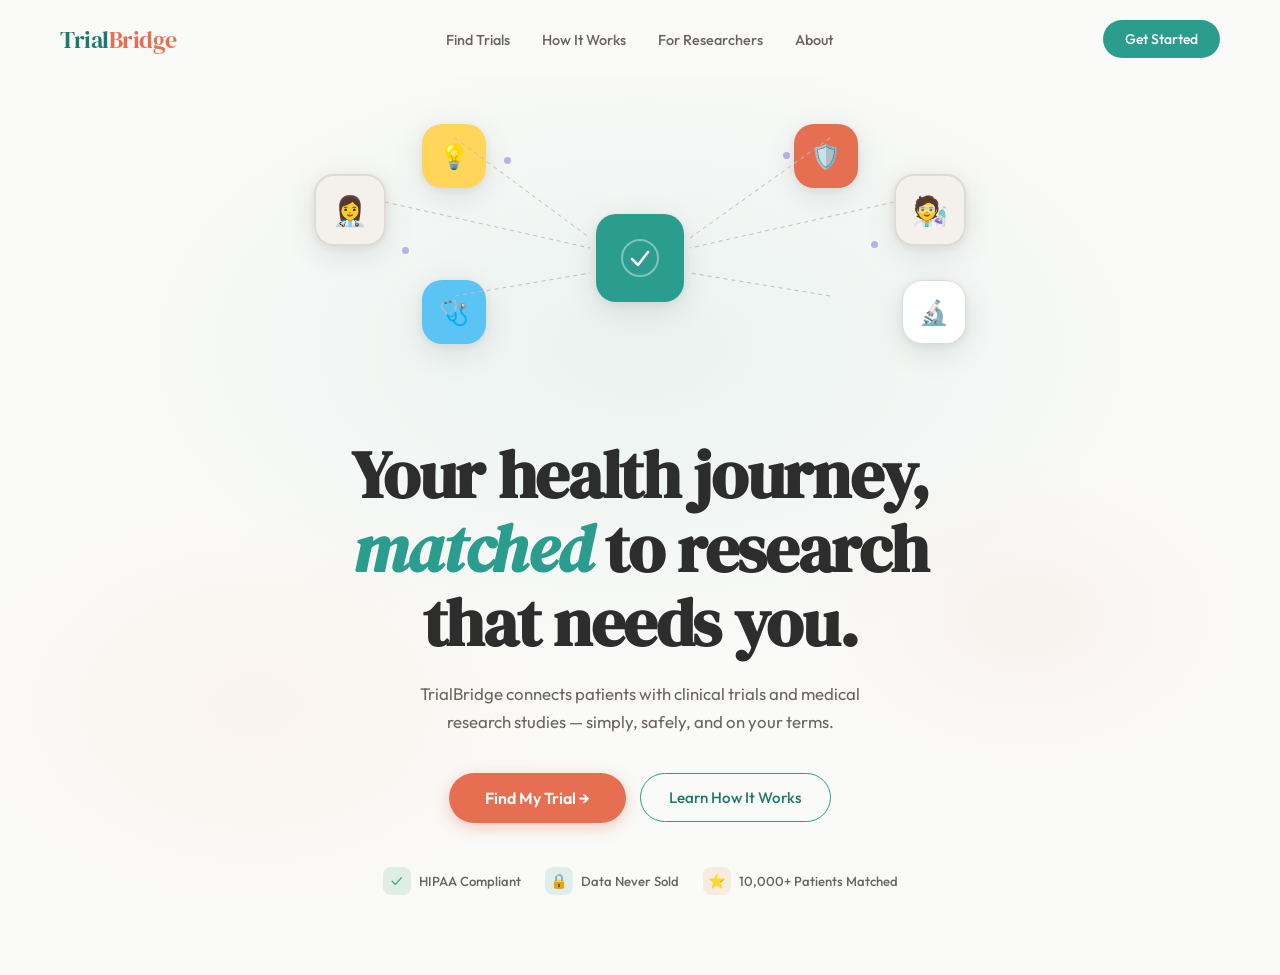
<file: hero.html>
<!DOCTYPE html>
<html lang="en">
<head>
  <meta charset="UTF-8" />
  <meta name="viewport" content="width=device-width, initial-scale=1.0"/>
  <title>TrialBridge — Find Your Clinical Trial</title>
  <link href="https://fonts.googleapis.com/css2?family=DM+Serif+Display:ital@0;1&family=Outfit:wght@300;400;500;600&display=swap" rel="stylesheet"/>
  <style>
    *, *::before, *::after { box-sizing: border-box; margin: 0; padding: 0; }

    :root {
      --teal:        #2A9D8F;
      --teal-dark:   #1F7A6E;
      --coral:       #E76F51;
      --amber:       #F4A261;
      --bg:          #FAFAF8;
      --surface:     #F4F1EC;
      --border:      #E0DBD4;
      --text:        #2D2D2D;
      --muted:       #6B6560;
      --success:     #4CAF82;
      --info:        #5B9BD5;
      --purple:      #7C6FD4;
    }

    body {
      font-family: 'Outfit', sans-serif;
      background: var(--bg);
      color: var(--text);
      min-height: 100vh;
      overflow-x: hidden;
    }

    /* NAV */
    nav {
      display: flex;
      align-items: center;
      justify-content: space-between;
      padding: 20px 60px;
      position: relative;
      z-index: 10;
    }
    .logo {
      font-family: 'DM Serif Display', serif;
      font-size: 1.5rem;
      color: var(--teal-dark);
      letter-spacing: -0.02em;
    }
    .logo span { color: var(--coral); }
    .nav-links {
      display: flex;
      gap: 32px;
      list-style: none;
    }
    .nav-links a {
      text-decoration: none;
      color: var(--muted);
      font-size: 0.9rem;
      font-weight: 500;
      transition: color 0.2s;
    }
    .nav-links a:hover { color: var(--teal); }
    .nav-cta {
      background: var(--teal);
      color: white;
      border: none;
      padding: 10px 22px;
      border-radius: 50px;
      font-family: 'Outfit', sans-serif;
      font-weight: 500;
      font-size: 0.875rem;
      cursor: pointer;
      transition: background 0.2s, transform 0.15s;
    }
    .nav-cta:hover { background: var(--teal-dark); transform: translateY(-1px); }

    /* HERO */
    .hero {
      position: relative;
      display: flex;
      flex-direction: column;
      align-items: center;
      justify-content: center;
      padding: 40px 20px 80px;
      min-height: calc(100vh - 80px);
      text-align: center;
      overflow: hidden;
    }

    /* subtle warm radial bg */
    .hero::before {
      content: '';
      position: absolute;
      inset: 0;
      background:
        radial-gradient(ellipse 60% 50% at 50% 30%, rgba(42,157,143,0.08) 0%, transparent 70%),
        radial-gradient(ellipse 40% 40% at 20% 70%, rgba(244,162,97,0.07) 0%, transparent 60%),
        radial-gradient(ellipse 30% 30% at 80% 60%, rgba(231,111,81,0.06) 0%, transparent 60%);
      pointer-events: none;
    }

    /* dotted connector lines (SVG overlay) */
    .connector-svg {
      position: absolute;
      top: 0; left: 0;
      width: 100%; height: 100%;
      pointer-events: none;
      z-index: 1;
    }

    /* floating cards grid */
    .floating-cards {
      position: relative;
      width: 680px;
      height: 280px;
      z-index: 2;
      margin-bottom: 40px;
    }

    .card {
      position: absolute;
      border-radius: 20px;
      display: flex;
      align-items: center;
      justify-content: center;
      box-shadow: 0 8px 32px rgba(0,0,0,0.10), 0 2px 8px rgba(0,0,0,0.06);
      animation: float 4s ease-in-out infinite;
    }

    /* center card — checkmark */
    .card-center {
      width: 88px; height: 88px;
      background: var(--teal);
      left: 50%; top: 50%;
      transform: translate(-50%, -50%);
      animation: float 3.5s ease-in-out infinite;
      z-index: 5;
    }
    .card-center svg { width: 40px; height: 40px; }

    /* photo cards */
    .card-photo {
      width: 72px; height: 72px;
      background: var(--surface);
      border: 2px solid var(--border);
      overflow: hidden;
      padding: 0;
    }
    .card-photo img {
      width: 100%; height: 100%;
      object-fit: cover;
    }
    /* fallback avatar */
    .avatar-placeholder {
      width: 100%; height: 100%;
      display: flex; align-items: center; justify-content: center;
      font-size: 1.8rem;
    }

    /* icon cards */
    .card-icon {
      width: 64px; height: 64px;
      font-size: 1.5rem;
    }

    /* positions */
    .card-1 { left: 2%;  top: 20%; animation-delay: 0s;    } /* left photo */
    .card-2 { left: 18%; top: 2%;  animation-delay: 0.5s;  } /* top-left icon */
    .card-3 { left: 18%; top: 58%; animation-delay: 1s;    } /* bottom-left icon */
    .card-4 { right: 2%; top: 20%; animation-delay: 0.3s;  } /* right icon */
    .card-5 { right: 2%; top: 58%; animation-delay: 0.8s;  } /* right-bottom */
    .card-6 { right: 18%;top: 2%;  animation-delay: 1.2s;  } /* top-right icon */

    /* card colors */
    .card-yellow  { background: #FFD55A; }
    .card-blue    { background: #5BC4F5; }
    .card-coral   { background: var(--coral); }
    .card-green   { background: var(--success); }
    .card-white   { background: #FFFFFF; border: 1.5px solid var(--border); }

    @keyframes float {
      0%, 100% { transform: translateY(0px); }
      50%       { transform: translateY(-10px); }
    }
    .card-center {
      animation: floatCenter 3.5s ease-in-out infinite !important;
    }
    @keyframes floatCenter {
      0%, 100% { transform: translate(-50%, -50%) translateY(0px); }
      50%       { transform: translate(-50%, -50%) translateY(-10px); }
    }

    /* dot connector */
    .dot {
      position: absolute;
      width: 7px; height: 7px;
      border-radius: 50%;
      background: var(--purple);
      opacity: 0.5;
      z-index: 3;
    }
    .dot-1 { left: 30%;  top: 14%; }
    .dot-2 { left: 15%;  top: 46%; }
    .dot-3 { right: 28%; top: 12%; }
    .dot-4 { right: 15%; top: 44%; }

    /* HEADLINE */
    .hero-content { position: relative; z-index: 4; }

    h1 {
      font-family: 'DM Serif Display', serif;
      font-size: clamp(2.8rem, 6vw, 4.2rem);
      line-height: 1.1;
      letter-spacing: -0.02em;
      color: var(--text);
      margin-bottom: 20px;
      max-width: 640px;
    }
    h1 em {
      font-style: italic;
      color: var(--teal);
    }

    .hero-sub {
      font-size: 1.05rem;
      color: var(--muted);
      font-weight: 400;
      max-width: 460px;
      line-height: 1.7;
      margin: 0 auto 36px;
    }

    .hero-actions {
      display: flex;
      gap: 14px;
      justify-content: center;
      align-items: center;
      flex-wrap: wrap;
    }

    .btn-primary {
      background: var(--coral);
      color: white;
      border: none;
      padding: 15px 36px;
      border-radius: 50px;
      font-family: 'Outfit', sans-serif;
      font-weight: 600;
      font-size: 1rem;
      cursor: pointer;
      transition: background 0.2s, transform 0.15s, box-shadow 0.2s;
      box-shadow: 0 4px 16px rgba(231,111,81,0.35);
    }
    .btn-primary:hover {
      background: #d4613f;
      transform: translateY(-2px);
      box-shadow: 0 8px 24px rgba(231,111,81,0.4);
    }

    .btn-secondary {
      background: transparent;
      color: var(--teal-dark);
      border: 1.5px solid var(--teal);
      padding: 14px 28px;
      border-radius: 50px;
      font-family: 'Outfit', sans-serif;
      font-weight: 500;
      font-size: 0.95rem;
      cursor: pointer;
      transition: all 0.2s;
    }
    .btn-secondary:hover {
      background: var(--teal);
      color: white;
      transform: translateY(-2px);
    }

    /* trust badges */
    .trust-row {
      display: flex;
      gap: 24px;
      justify-content: center;
      margin-top: 44px;
      flex-wrap: wrap;
      z-index: 4;
      position: relative;
    }
    .trust-badge {
      display: flex;
      align-items: center;
      gap: 8px;
      font-size: 0.82rem;
      color: var(--muted);
      font-weight: 500;
    }
    .trust-badge .icon {
      width: 28px; height: 28px;
      border-radius: 8px;
      display: flex; align-items: center; justify-content: center;
      font-size: 0.9rem;
    }
    .icon-green  { background: rgba(76,175,130,0.15); color: var(--success); }
    .icon-teal   { background: rgba(42,157,143,0.12); color: var(--teal); }
    .icon-amber  { background: rgba(244,162,97,0.15); color: var(--amber); }

    /* entrance animations */
    .hero-content, .trust-row {
      opacity: 0;
      transform: translateY(24px);
      animation: fadeUp 0.7s ease forwards;
    }
    .trust-row { animation-delay: 0.25s; }
    .floating-cards { opacity: 0; animation: fadeIn 0.6s ease 0.1s forwards; }

    @keyframes fadeUp {
      to { opacity: 1; transform: translateY(0); }
    }
    @keyframes fadeIn {
      to { opacity: 1; }
    }

    /* connector lines drawn via SVG */
    .line { stroke: #C5BEB8; stroke-width: 1; stroke-dasharray: 4 4; fill: none; }
  </style>
</head>
<body>

  <!-- NAV -->
  <nav>
    <div class="logo">Trial<span>Bridge</span></div>
    <ul class="nav-links">
      <li><a href="#">Find Trials</a></li>
      <li><a href="#">How It Works</a></li>
      <li><a href="#">For Researchers</a></li>
      <li><a href="#">About</a></li>
    </ul>
    <button class="nav-cta">Get Started</button>
  </nav>

  <!-- HERO -->
  <section class="hero">

    <!-- Floating cards constellation -->
    <div class="floating-cards">

      <!-- connector lines -->
      <svg class="connector-svg" viewBox="0 0 680 280" preserveAspectRatio="none">
        <line class="line" x1="85"  y1="84"  x2="290" y2="130"/>
        <line class="line" x1="155" y1="20"  x2="290" y2="120"/>
        <line class="line" x1="155" y1="178" x2="290" y2="155"/>
        <line class="line" x1="594" y1="84"  x2="390" y2="130"/>
        <line class="line" x1="530" y1="20"  x2="390" y2="120"/>
        <line class="line" x1="530" y1="178" x2="390" y2="155"/>
      </svg>

      <!-- dots at junctions -->
      <div class="dot dot-1"></div>
      <div class="dot dot-2"></div>
      <div class="dot dot-3"></div>
      <div class="dot dot-4"></div>

      <!-- CENTER card -->
      <div class="card card-center">
        <svg viewBox="0 0 40 40" fill="none" xmlns="http://www.w3.org/2000/svg">
          <circle cx="20" cy="20" r="18" stroke="white" stroke-width="2" opacity="0.4"/>
          <polyline points="12,21 18,27 28,14" stroke="white" stroke-width="2.5" stroke-linecap="round" stroke-linejoin="round"/>
        </svg>
      </div>

      <!-- LEFT PHOTO -->
      <div class="card card-photo card-1">
        <div class="avatar-placeholder">👩‍⚕️</div>
      </div>

      <!-- TOP-LEFT — lightbulb -->
      <div class="card card-icon card-yellow card-2">💡</div>

      <!-- BOTTOM-LEFT — heart/health -->
      <div class="card card-icon card-blue card-3">🩺</div>

      <!-- TOP-RIGHT — shield -->
      <div class="card card-icon card-coral card-6" style="color:white;">🛡️</div>

      <!-- RIGHT PHOTO -->
      <div class="card card-photo card-4">
        <div class="avatar-placeholder">🧑‍🔬</div>
      </div>

      <!-- BOTTOM-RIGHT — eyes/transparent -->
      <div class="card card-icon card-white card-5">🔬</div>

    </div>

    <!-- Headline + CTA -->
    <div class="hero-content">
      <h1>Your health journey,<br/><em>matched</em> to research<br/>that needs you.</h1>
      <p class="hero-sub">
        TrialBridge connects patients with clinical trials and medical research studies — simply, safely, and on your terms.
      </p>
      <div class="hero-actions">
        <button class="btn-primary">Find My Trial →</button>
        <button class="btn-secondary">Learn How It Works</button>
      </div>
    </div>

    <!-- Trust badges -->
    <div class="trust-row">
      <div class="trust-badge">
        <div class="icon icon-green">✓</div>
        HIPAA Compliant
      </div>
      <div class="trust-badge">
        <div class="icon icon-teal">🔒</div>
        Data Never Sold
      </div>
      <div class="trust-badge">
        <div class="icon icon-amber">⭐</div>
        10,000+ Patients Matched
      </div>
    </div>

  </section>

</body>
</html>
</file>
<file: style.css>
/* ============================================================
   TrialBridge — Shared Stylesheet
   Used by: hero.html, how-it-works.html
   ============================================================ */

@import url('https://fonts.googleapis.com/css2?family=DM+Serif+Display:ital@0;1&family=Outfit:wght@300;400;500;600&display=swap');

*,
*::before,
*::after {
  box-sizing: border-box;
  margin: 0;
  padding: 0;
}

/* ── CSS VARIABLES ── */
:root {
  --teal: #2A9D8F;
  --teal-dark: #1F7A6E;
  --coral: #E76F51;
  --amber: #F4A261;
  --bg: #FAFAF8;
  --surface: #F4F1EC;
  --border: #E0DBD4;
  --text: #2D2D2D;
  --muted: #6B6560;
  --success: #4CAF82;
  --info: #5B9BD5;
  --purple: #7C6FD4;
}

/* ── BASE ── */
html {
  scroll-behavior: smooth;
}

body {
  font-family: 'Outfit', sans-serif;
  background: var(--bg);
  color: var(--text);
  min-height: 100vh;
  overflow-x: hidden;
}

/* ── SHARED NAV ── */
nav {
  display: flex;
  align-items: center;
  justify-content: space-between;
  padding: 20px 60px;
  z-index: 100;
}

/* hero.html nav is relative; how-it-works.html nav is fixed */
.nav-fixed {
  position: fixed;
  top: 0;
  left: 0;
  right: 0;
  background: rgba(250, 250, 248, 0.88);
  backdrop-filter: blur(12px);
  border-bottom: 1px solid var(--border);
}

.logo {
  font-family: 'DM Serif Display', serif;
  font-size: 1.5rem;
  color: var(--teal-dark);
  letter-spacing: -0.02em;
  text-decoration: none;
}

.logo span {
  color: var(--coral);
}

.nav-links {
  display: flex;
  gap: 32px;
  list-style: none;
}

.nav-links a {
  text-decoration: none;
  color: var(--muted);
  font-size: 0.9rem;
  font-weight: 500;
  transition: color 0.2s;
}

.nav-links a:hover {
  color: var(--teal);
}



.nav-cta {
  background: var(--teal);
  color: white;
  border: none;
  padding: 10px 22px;
  border-radius: 50px;
  font-family: 'Outfit', sans-serif;
  font-weight: 500;
  font-size: 0.875rem;
  cursor: pointer;
  transition: background 0.2s, transform 0.15s;
}

.nav-cta:hover {
  background: var(--teal-dark);
  transform: translateY(-1px);
}

/* ── Profile Avatar in Nav ── */
.nav-profile {
  position: relative;
  display: flex;
  align-items: center;
  gap: 10px;
  cursor: pointer;
  user-select: none;
}

.nav-avatar {
  width: 38px;
  height: 38px;
  border-radius: 50%;
  background: var(--teal);
  color: white;
  font-weight: 700;
  font-size: 1rem;
  font-family: 'DM Serif Display', serif;
  display: flex;
  align-items: center;
  justify-content: center;
  border: 2px solid var(--teal-dark);
  transition: transform 0.2s;
}

.nav-profile:hover .nav-avatar {
  transform: scale(1.08);
}

.nav-profile-dropdown {
  position: absolute;
  top: calc(100% + 10px);
  right: 0;
  background: white;
  border: 1.5px solid var(--border);
  border-radius: 16px;
  padding: 14px 18px;
  box-shadow: 0 12px 40px rgba(0, 0, 0, 0.10);
  min-width: 220px;
  display: none;
  flex-direction: column;
  gap: 8px;
  z-index: 999;
}

.nav-profile:hover .nav-profile-dropdown,
.nav-profile:focus-within .nav-profile-dropdown {
  display: flex;
}

.nav-profile-email {
  font-size: 0.82rem;
  color: var(--muted);
  word-break: break-all;
  margin-bottom: 4px;
}

.nav-profile-name {
  font-size: 0.95rem;
  font-weight: 600;
  color: var(--text);
}

.nav-profile-dropdown a {
  display: block;
  padding: 8px 0;
  text-decoration: none;
  font-size: 0.88rem;
  color: var(--teal);
  font-weight: 500;
  border-top: 1px solid var(--border);
  margin-top: 4px;
}

.nav-profile-dropdown a:hover {
  color: var(--teal-dark);
}

.nav-profile-dropdown .signout-link {
  color: var(--coral) !important;
}


/* ── SHARED BUTTONS ── */
.btn-primary {
  background: var(--coral);
  color: white;
  border: none;
  padding: 15px 36px;
  border-radius: 50px;
  font-family: 'Outfit', sans-serif;
  font-weight: 600;
  font-size: 1rem;
  cursor: pointer;
  transition: background 0.2s, transform 0.15s, box-shadow 0.2s;
  box-shadow: 0 4px 16px rgba(231, 111, 81, 0.35);
}

.btn-primary:hover {
  background: #d4613f;
  transform: translateY(-2px);
  box-shadow: 0 8px 24px rgba(231, 111, 81, 0.4);
}

.btn-secondary {
  background: transparent;
  color: var(--teal-dark);
  border: 1.5px solid var(--teal);
  padding: 14px 28px;
  border-radius: 50px;
  font-family: 'Outfit', sans-serif;
  font-weight: 500;
  font-size: 0.95rem;
  cursor: pointer;
  transition: all 0.2s;
}

.btn-secondary:hover {
  background: var(--teal);
  color: white;
  transform: translateY(-2px);
}

/* ── SHARED ANIMATIONS ── */
@keyframes fadeUp {
  to {
    opacity: 1;
    transform: translateY(0);
  }
}

@keyframes fadeIn {
  to {
    opacity: 1;
  }
}

@keyframes float {

  0%,
  100% {
    transform: translateY(0px);
  }

  50% {
    transform: translateY(-10px);
  }
}

@keyframes floatCenter {

  0%,
  100% {
    transform: translate(-50%, -50%) translateY(0px);
  }

  50% {
    transform: translate(-50%, -50%) translateY(-10px);
  }
}


/* ============================================================
   HERO PAGE (hero.html)
   ============================================================ */

.hero {
  position: relative;
  display: flex;
  flex-direction: column;
  align-items: center;
  justify-content: center;
  padding: 40px 20px 80px;
  min-height: calc(100vh - 80px);
  text-align: center;
  overflow: hidden;
}

/* subtle warm radial bg */
.hero::before {
  content: '';
  position: absolute;
  inset: 0;
  background:
    radial-gradient(ellipse 60% 50% at 50% 30%, rgba(42, 157, 143, 0.08) 0%, transparent 70%),
    radial-gradient(ellipse 40% 40% at 20% 70%, rgba(244, 162, 97, 0.07) 0%, transparent 60%),
    radial-gradient(ellipse 30% 30% at 80% 60%, rgba(231, 111, 81, 0.06) 0%, transparent 60%);
  pointer-events: none;
}

/* dotted connector lines SVG overlay */
.connector-svg {
  position: absolute;
  top: 0;
  left: 0;
  width: 100%;
  height: 100%;
  pointer-events: none;
  z-index: 1;
}

/* floating cards grid */
.floating-cards {
  position: relative;
  width: 680px;
  height: 280px;
  z-index: 2;
  margin-bottom: 40px;
}

.card {
  position: absolute;
  border-radius: 20px;
  display: flex;
  align-items: center;
  justify-content: center;
  box-shadow: 0 8px 32px rgba(0, 0, 0, 0.10), 0 2px 8px rgba(0, 0, 0, 0.06);
  animation: float 4s ease-in-out infinite;
}

/* center card */
.card-center {
  width: 88px;
  height: 88px;
  background: var(--teal);
  left: 50%;
  top: 50%;
  transform: translate(-50%, -50%);
  animation: floatCenter 3.5s ease-in-out infinite !important;
  z-index: 5;
}

.card-center svg {
  width: 40px;
  height: 40px;
}

/* photo cards */
.card-photo {
  width: 72px;
  height: 72px;
  background: var(--surface);
  border: 2px solid var(--border);
  overflow: hidden;
  padding: 0;
}

.card-photo img {
  width: 100%;
  height: 100%;
  object-fit: cover;
}

.avatar-placeholder {
  width: 100%;
  height: 100%;
  display: flex;
  align-items: center;
  justify-content: center;
  font-size: 1.8rem;
}

/* icon cards */
.card-icon {
  width: 64px;
  height: 64px;
  font-size: 1.5rem;
}

/* positions */
.card-1 {
  left: 2%;
  top: 20%;
  animation-delay: 0s;
}

.card-2 {
  left: 18%;
  top: 2%;
  animation-delay: 0.5s;
}

.card-3 {
  left: 18%;
  top: 58%;
  animation-delay: 1s;
}

.card-4 {
  right: 2%;
  top: 20%;
  animation-delay: 0.3s;
}

.card-5 {
  right: 2%;
  top: 58%;
  animation-delay: 0.8s;
}

.card-6 {
  right: 18%;
  top: 2%;
  animation-delay: 1.2s;
}

/* card colour variants */
.card-yellow {
  background: #FFD55A;
}

.card-blue {
  background: #5BC4F5;
}

.card-coral {
  background: var(--coral);
}

.card-green {
  background: var(--success);
}

.card-white {
  background: #FFFFFF;
  border: 1.5px solid var(--border);
}

/* junction dots */
.dot {
  position: absolute;
  width: 7px;
  height: 7px;
  border-radius: 50%;
  background: var(--purple);
  opacity: 0.5;
  z-index: 3;
}

.dot-1 {
  left: 30%;
  top: 14%;
}

.dot-2 {
  left: 15%;
  top: 46%;
}

.dot-3 {
  right: 28%;
  top: 12%;
}

.dot-4 {
  right: 15%;
  top: 44%;
}

/* connector line style */
.line {
  stroke: #C5BEB8;
  stroke-width: 1;
  stroke-dasharray: 4 4;
  fill: none;
}

/* headline */
.hero-content {
  position: relative;
  z-index: 4;
}

h1 {
  font-family: 'DM Serif Display', serif;
  font-size: clamp(2.8rem, 6vw, 4.2rem);
  line-height: 1.1;
  letter-spacing: -0.02em;
  color: var(--text);
  margin-bottom: 20px;
  max-width: 640px;
}

h1 em {
  font-style: italic;
  color: var(--teal);
}

.hero-sub {
  font-size: 1.05rem;
  color: var(--muted);
  font-weight: 400;
  max-width: 460px;
  line-height: 1.7;
  margin: 0 auto 36px;
}

.hero-actions {
  display: flex;
  gap: 14px;
  justify-content: center;
  align-items: center;
  flex-wrap: wrap;
}

/* trust badges */
.trust-row {
  display: flex;
  gap: 24px;
  justify-content: center;
  margin-top: 44px;
  flex-wrap: wrap;
  z-index: 4;
  position: relative;
}

.trust-badge {
  display: flex;
  align-items: center;
  gap: 8px;
  font-size: 0.82rem;
  color: var(--muted);
  font-weight: 500;
}

.trust-badge .icon {
  width: 28px;
  height: 28px;
  border-radius: 8px;
  display: flex;
  align-items: center;
  justify-content: center;
  font-size: 0.9rem;
}

.icon-green {
  background: rgba(76, 175, 130, 0.15);
  color: var(--success);
}

.icon-teal {
  background: rgba(42, 157, 143, 0.12);
  color: var(--teal);
}

.icon-amber {
  background: rgba(244, 162, 97, 0.15);
  color: var(--amber);
}

/* entrance animations */
.hero-content,
.trust-row {
  opacity: 0;
  transform: translateY(24px);
  animation: fadeUp 0.7s ease forwards;
}

.trust-row {
  animation-delay: 0.25s;
}

.floating-cards {
  opacity: 0;
  animation: fadeIn 0.6s ease 0.1s forwards;
}


/* ============================================================
   HOW IT WORKS PAGE (how-it-works.html)
   ============================================================ */

/* progress bar */
.progress-bar {
  position: fixed;
  top: 0;
  left: 0;
  height: 3px;
  background: linear-gradient(90deg, var(--teal), var(--coral));
  width: 0%;
  z-index: 200;
  transition: width 0.1s linear;
  border-radius: 0 2px 2px 0;
}

/* page header */
.page-header {
  padding: 140px 24px 60px;
  text-align: center;
}

.page-header .eyebrow {
  display: inline-block;
  background: rgba(42, 157, 143, 0.1);
  color: var(--teal-dark);
  font-size: 0.78rem;
  font-weight: 600;
  letter-spacing: 0.1em;
  text-transform: uppercase;
  padding: 6px 16px;
  border-radius: 50px;
  border: 1px solid rgba(42, 157, 143, 0.2);
  margin-bottom: 20px;
}

.page-header h1 {
  font-family: 'DM Serif Display', serif;
  font-size: clamp(2.4rem, 5vw, 3.6rem);
  line-height: 1.1;
  letter-spacing: -0.02em;
  max-width: 600px;
  margin: 0 auto 18px;
}

.page-header h1 em {
  font-style: italic;
  color: var(--teal);
}

.page-header p {
  font-size: 1rem;
  color: var(--muted);
  max-width: 440px;
  margin: 0 auto;
  line-height: 1.7;
}

/* steps container */
.steps-container {
  max-width: 900px;
  margin: 0 auto;
  padding: 20px 24px 120px;
  position: relative;
}

/* vertical timeline — aligns with center column of the step grid */
.timeline-line {
  position: absolute;
  left: calc(50% - 1px);
  top: 0;
  bottom: 0;
  width: 2px;
  background: var(--border);
  z-index: 0;
}

.timeline-fill {
  position: absolute;
  top: 0;
  left: 0;
  right: 0;
  height: 0%;
  background: linear-gradient(180deg, var(--teal), var(--coral));
  border-radius: 2px;
  transition: height 0.4s ease;
}

/* step row — 3-column grid: [left card] [node] [right card] */
.step {
  display: grid;
  grid-template-columns: 1fr 60px 1fr;
  align-items: start;
  margin-bottom: 100px;
  position: relative;
  z-index: 1;
  opacity: 0;
  transition: opacity 0.7s cubic-bezier(0.16, 1, 0.3, 1),
    transform 0.7s cubic-bezier(0.16, 1, 0.3, 1);
}

.step-left {
  transform: translateX(-70px);
}

.step-right {
  transform: translateX(70px);
}

.step.visible {
  opacity: 1;
  transform: translateX(0);
}

/* node always in middle column */
.step-node {
  grid-column: 2;
  grid-row: 1;
  justify-self: center;
  margin-top: 28px;
  width: 52px;
  height: 52px;
  border-radius: 50%;
  background: var(--bg);
  border: 2px solid var(--border);
  display: flex;
  align-items: center;
  justify-content: center;
  font-family: 'DM Serif Display', serif;
  font-size: 1.1rem;
  color: var(--muted);
  transition: background 0.4s, border-color 0.4s, color 0.4s, transform 0.4s;
  z-index: 2;
}

.step.visible .step-node {
  background: var(--teal);
  border-color: var(--teal);
  color: white;
  transform: scale(1.1);
}

/* left steps: card in col 1 — right steps: card in col 3 */
.step-left .step-card {
  grid-column: 1;
  grid-row: 1;
}

.step-right .step-card {
  grid-column: 3;
  grid-row: 1;
}

/* step card */
.step-card {
  background: var(--surface);
  border: 1.5px solid var(--border);
  border-radius: 24px;
  padding: 36px;
  transition: box-shadow 0.3s, transform 0.3s, border-color 0.3s;
}

.step.visible .step-card {
  box-shadow: 0 8px 40px rgba(0, 0, 0, 0.07);
}

.step-card:hover {
  transform: translateY(-4px);
  box-shadow: 0 16px 48px rgba(0, 0, 0, 0.1);
  border-color: var(--teal);
}

.step-icon-wrap {
  width: 56px;
  height: 56px;
  border-radius: 16px;
  display: flex;
  align-items: center;
  justify-content: center;
  font-size: 1.6rem;
  margin-bottom: 20px;
}

.step-number {
  font-size: 0.75rem;
  font-weight: 600;
  letter-spacing: 0.1em;
  text-transform: uppercase;
  color: var(--muted);
  margin-bottom: 8px;
}

.step-title {
  font-family: 'DM Serif Display', serif;
  font-size: 1.55rem;
  line-height: 1.2;
  letter-spacing: -0.02em;
  margin-bottom: 12px;
  color: var(--text);
}

.step-desc {
  font-size: 0.925rem;
  color: var(--muted);
  line-height: 1.75;
  margin-bottom: 18px;
}

.step-tags {
  display: flex;
  flex-wrap: wrap;
  gap: 8px;
}

.tag {
  font-size: 0.75rem;
  font-weight: 500;
  padding: 4px 12px;
  border-radius: 50px;
  background: rgba(42, 157, 143, 0.1);
  color: var(--teal-dark);
  border: 1px solid rgba(42, 157, 143, 0.15);
}

.step-spacer {
  display: none;
}

/* final CTA */
.final-cta {
  text-align: center;
  padding: 80px 24px 100px;
  opacity: 0;
  transform: translateY(40px);
  transition: opacity 0.7s ease, transform 0.7s ease;
}

.final-cta.visible {
  opacity: 1;
  transform: translateY(0);
}

.final-cta h2 {
  font-family: 'DM Serif Display', serif;
  font-size: clamp(2rem, 4vw, 3rem);
  letter-spacing: -0.02em;
  margin-bottom: 14px;
}

.final-cta h2 em {
  color: var(--coral);
  font-style: italic;
}

.final-cta p {
  color: var(--muted);
  font-size: 1rem;
  max-width: 380px;
  margin: 0 auto 32px;
  line-height: 1.7;
}


/* ============================================================
   ABOUT PAGE (about.html)
   ============================================================ */

/* ── PAGE HEADER ── */
.about-header {
  padding: 140px 24px 80px;
  text-align: center;
  position: relative;
  overflow: hidden;
}

.about-header::before {
  content: '';
  position: absolute;
  inset: 0;
  background:
    radial-gradient(ellipse 60% 50% at 50% 0%, rgba(42, 157, 143, 0.08) 0%, transparent 70%),
    radial-gradient(ellipse 40% 40% at 80% 80%, rgba(244, 162, 97, 0.06) 0%, transparent 60%);
  pointer-events: none;
}

.about-header .eyebrow {
  display: inline-block;
  background: rgba(42, 157, 143, 0.1);
  color: var(--teal-dark);
  font-size: 0.78rem;
  font-weight: 600;
  letter-spacing: 0.1em;
  text-transform: uppercase;
  padding: 6px 16px;
  border-radius: 50px;
  border: 1px solid rgba(42, 157, 143, 0.2);
  margin-bottom: 20px;
}

.about-header h1 {
  font-family: 'DM Serif Display', serif;
  font-size: clamp(2.6rem, 5.5vw, 4rem);
  line-height: 1.1;
  letter-spacing: -0.02em;
  max-width: 680px;
  margin: 0 auto 20px;
}

.about-header h1 em {
  font-style: italic;
  color: var(--teal);
}

.about-header p {
  font-size: 1.05rem;
  color: var(--muted);
  max-width: 500px;
  margin: 0 auto;
  line-height: 1.75;
}

/* ── MISSION ── */
.mission {
  max-width: 860px;
  margin: 0 auto;
  padding: 20px 24px 80px;
  display: grid;
  grid-template-columns: 1fr 1fr;
  gap: 32px;
  align-items: center;
}

.mission-text h2 {
  font-family: 'DM Serif Display', serif;
  font-size: clamp(1.8rem, 3vw, 2.6rem);
  line-height: 1.15;
  letter-spacing: -0.02em;
  margin-bottom: 16px;
}

.mission-text h2 em {
  font-style: italic;
  color: var(--coral);
}

.mission-text p {
  font-size: 0.975rem;
  color: var(--muted);
  line-height: 1.8;
  margin-bottom: 14px;
}

.mission-visual {
  background: var(--surface);
  border: 1.5px solid var(--border);
  border-radius: 28px;
  padding: 40px 32px;
  display: flex;
  flex-direction: column;
  gap: 20px;
}

.stat-item {
  display: flex;
  flex-direction: column;
  gap: 4px;
}

.stat-number {
  font-family: 'DM Serif Display', serif;
  font-size: 2.4rem;
  letter-spacing: -0.03em;
  color: var(--teal);
  line-height: 1;
}

.stat-label {
  font-size: 0.85rem;
  color: var(--muted);
  font-weight: 500;
}

.stat-divider {
  height: 1px;
  background: var(--border);
}

/* ── VALUES ── */
.values-section {
  background: var(--surface);
  border-top: 1px solid var(--border);
  border-bottom: 1px solid var(--border);
  padding: 80px 24px;
}

.values-inner {
  max-width: 860px;
  margin: 0 auto;
}

.section-label {
  font-size: 0.78rem;
  font-weight: 600;
  letter-spacing: 0.1em;
  text-transform: uppercase;
  color: var(--muted);
  margin-bottom: 12px;
}

.section-title {
  font-family: 'DM Serif Display', serif;
  font-size: clamp(1.8rem, 3vw, 2.4rem);
  letter-spacing: -0.02em;
  margin-bottom: 48px;
}

.section-title em {
  font-style: italic;
  color: var(--teal);
}

.values-grid {
  display: grid;
  grid-template-columns: repeat(3, 1fr);
  gap: 24px;
}

.value-card {
  background: var(--bg);
  border: 1.5px solid var(--border);
  border-radius: 20px;
  padding: 28px;
  opacity: 0;
  transform: translateY(40px);
  transition: opacity 0.6s ease, transform 0.6s ease, box-shadow 0.25s ease, border-color 0.25s ease;
}

.value-card.visible {
  opacity: 1;
  transform: translateY(0);
}

.value-card:hover {
  transform: translateY(-4px);
  box-shadow: 0 12px 36px rgba(0, 0, 0, 0.08);
  border-color: var(--teal);
}

.value-icon {
  width: 48px;
  height: 48px;
  border-radius: 14px;
  display: flex;
  align-items: center;
  justify-content: center;
  font-size: 1.4rem;
  margin-bottom: 16px;
}

.value-card h3 {
  font-family: 'DM Serif Display', serif;
  font-size: 1.2rem;
  letter-spacing: -0.01em;
  margin-bottom: 8px;
}

.value-card p {
  font-size: 0.875rem;
  color: var(--muted);
  line-height: 1.7;
}

/* ── TEAM ── */
.team-section {
  max-width: 860px;
  margin: 0 auto;
  padding: 80px 24px;
}

.team-grid {
  display: grid;
  grid-template-columns: repeat(3, 1fr);
  gap: 24px;
  margin-top: 48px;
}

.team-card {
  background: var(--surface);
  border: 1.5px solid var(--border);
  border-radius: 20px;
  padding: 28px 24px;
  text-align: center;
  opacity: 0;
  transform: translateY(40px);
  transition: opacity 0.6s ease, transform 0.6s ease, box-shadow 0.25s ease;
}

.team-card.visible {
  opacity: 1;
  transform: translateY(0);
}

.team-card:hover {
  box-shadow: 0 10px 32px rgba(0, 0, 0, 0.08);
}

.team-avatar {
  width: 72px;
  height: 72px;
  border-radius: 50%;
  background: var(--bg);
  border: 2px solid var(--border);
  display: flex;
  align-items: center;
  justify-content: center;
  font-size: 2rem;
  margin: 0 auto 16px;
}

.team-name {
  font-family: 'DM Serif Display', serif;
  font-size: 1.1rem;
  letter-spacing: -0.01em;
  margin-bottom: 4px;
}

.team-role {
  font-size: 0.8rem;
  color: var(--teal-dark);
  font-weight: 600;
  letter-spacing: 0.05em;
  text-transform: uppercase;
  margin-bottom: 10px;
}

.team-bio {
  font-size: 0.85rem;
  color: var(--muted);
  line-height: 1.65;
}

/* ── STORY SECTION ── */
.story-section {
  background: var(--teal-dark);
  padding: 80px 24px;
  text-align: center;
  position: relative;
  overflow: hidden;
}

.story-section::before {
  content: '';
  position: absolute;
  inset: 0;
  background: radial-gradient(ellipse 60% 80% at 50% 50%, rgba(255, 255, 255, 0.04) 0%, transparent 70%);
  pointer-events: none;
}

.story-inner {
  max-width: 640px;
  margin: 0 auto;
  position: relative;
  z-index: 1;
}

.story-section .eyebrow {
  display: inline-block;
  background: rgba(255, 255, 255, 0.12);
  color: rgba(255, 255, 255, 0.8);
  font-size: 0.75rem;
  font-weight: 600;
  letter-spacing: 0.1em;
  text-transform: uppercase;
  padding: 5px 14px;
  border-radius: 50px;
  border: 1px solid rgba(255, 255, 255, 0.15);
  margin-bottom: 20px;
}

.story-section h2 {
  font-family: 'DM Serif Display', serif;
  font-size: clamp(1.8rem, 3.5vw, 2.8rem);
  color: white;
  line-height: 1.15;
  letter-spacing: -0.02em;
  margin-bottom: 20px;
}

.story-section h2 em {
  font-style: italic;
  color: var(--amber);
}

.story-section p {
  font-size: 1rem;
  color: rgba(255, 255, 255, 0.72);
  line-height: 1.8;
  margin-bottom: 14px;
}

/* ── ABOUT FINAL CTA ── */
.about-cta {
  text-align: center;
  padding: 80px 24px 100px;
}

.about-cta h2 {
  font-family: 'DM Serif Display', serif;
  font-size: clamp(2rem, 4vw, 3rem);
  letter-spacing: -0.02em;
  margin-bottom: 14px;
}

.about-cta h2 em {
  color: var(--coral);
  font-style: italic;
}

.about-cta p {
  color: var(--muted);
  font-size: 1rem;
  max-width: 380px;
  margin: 0 auto 32px;
  line-height: 1.7;
}

.cta-row {
  display: flex;
  gap: 14px;
  justify-content: center;
  flex-wrap: wrap;
}

/* ── SCROLL REVEAL ── */
.reveal {
  opacity: 0;
  transform: translateY(36px);
  transition: opacity 0.7s cubic-bezier(0.16, 1, 0.3, 1), transform 0.7s cubic-bezier(0.16, 1, 0.3, 1);
}

.reveal.visible {
  opacity: 1;
  transform: translateY(0);
}


/* ============================================================
   MED STUDIES PAGE (medstudies.html)
   ============================================================ */

/* page header */
.medstudies-header {
  padding: 140px 24px 60px;
  text-align: center;
  position: relative;
  overflow: hidden;
}

.medstudies-header::before {
  content: '';
  position: absolute;
  inset: 0;
  background:
    radial-gradient(ellipse 60% 50% at 50% 0%, rgba(42, 157, 143, 0.08) 0%, transparent 70%),
    radial-gradient(ellipse 30% 40% at 10% 80%, rgba(244, 162, 97, 0.06) 0%, transparent 60%),
    radial-gradient(ellipse 30% 30% at 90% 60%, rgba(231, 111, 81, 0.05) 0%, transparent 60%);
  pointer-events: none;
}

.medstudies-header .eyebrow {
  display: inline-block;
  background: rgba(42, 157, 143, 0.1);
  color: var(--teal-dark);
  font-size: 0.78rem;
  font-weight: 600;
  letter-spacing: 0.1em;
  text-transform: uppercase;
  padding: 6px 16px;
  border-radius: 50px;
  border: 1px solid rgba(42, 157, 143, 0.2);
  margin-bottom: 20px;
}

.medstudies-header h1 {
  font-family: 'DM Serif Display', serif;
  font-size: clamp(2.4rem, 5vw, 3.8rem);
  line-height: 1.1;
  letter-spacing: -0.02em;
  max-width: 680px;
  margin: 0 auto 18px;
}

.medstudies-header h1 em {
  font-style: italic;
  color: var(--teal);
}

.medstudies-header p {
  font-size: 1rem;
  color: var(--muted);
  max-width: 480px;
  margin: 0 auto;
  line-height: 1.75;
}

/* filter bar */
.studies-filter-bar {
  max-width: 860px;
  margin: 0 auto;
  padding: 0 24px 40px;
  display: flex;
  align-items: center;
  justify-content: space-between;
  flex-wrap: wrap;
  gap: 12px;
}

.studies-count {
  font-size: 0.85rem;
  color: var(--muted);
  font-weight: 500;
}

.studies-count span {
  color: var(--teal-dark);
  font-weight: 600;
}

.filter-tags {
  display: flex;
  gap: 8px;
  flex-wrap: wrap;
}

.filter-tag {
  font-size: 0.78rem;
  font-weight: 500;
  padding: 5px 14px;
  border-radius: 50px;
  border: 1.5px solid var(--border);
  background: transparent;
  color: var(--muted);
  cursor: pointer;
  font-family: 'Outfit', sans-serif;
  transition: all 0.2s;
}

.filter-tag:hover,
.filter-tag.active {
  background: var(--teal);
  border-color: var(--teal);
  color: white;
}

/* studies list */
.studies-list {
  max-width: 860px;
  margin: 0 auto;
  padding: 0 24px 100px;
  display: flex;
  flex-direction: column;
  gap: 24px;
}

/* study card */
.study-card {
  background: var(--surface);
  border: 1.5px solid var(--border);
  border-radius: 24px;
  padding: 36px;
  display: grid;
  grid-template-columns: 1fr auto;
  gap: 24px;
  align-items: start;
  opacity: 0;
  transform: translateY(32px);
  transition: opacity 0.6s cubic-bezier(0.16, 1, 0.3, 1),
    transform 0.6s cubic-bezier(0.16, 1, 0.3, 1),
    box-shadow 0.25s ease,
    border-color 0.25s ease;
}

.study-card.visible {
  opacity: 1;
  transform: translateY(0);
}

.study-card:hover {
  box-shadow: 0 12px 40px rgba(0, 0, 0, 0.08);
  border-color: var(--teal);
}

/* study card — left content */
.study-body {}

.study-category {
  display: inline-flex;
  align-items: center;
  gap: 6px;
  font-size: 0.72rem;
  font-weight: 600;
  letter-spacing: 0.08em;
  text-transform: uppercase;
  color: var(--teal-dark);
  background: rgba(42, 157, 143, 0.1);
  border: 1px solid rgba(42, 157, 143, 0.18);
  padding: 4px 12px;
  border-radius: 50px;
  margin-bottom: 14px;
}

.study-name {
  font-family: 'DM Serif Display', serif;
  font-size: 1.45rem;
  line-height: 1.2;
  letter-spacing: -0.02em;
  color: var(--text);
  margin-bottom: 6px;
}

.study-abstract {
  font-size: 0.9rem;
  color: var(--muted);
  line-height: 1.75;
  margin-bottom: 20px;
  max-width: 560px;
}

/* researcher info row */
.researcher-row {
  display: flex;
  align-items: center;
  gap: 14px;
  padding-top: 20px;
  border-top: 1px solid var(--border);
}

.researcher-avatar {
  width: 44px;
  height: 44px;
  border-radius: 50%;
  background: var(--bg);
  border: 1.5px solid var(--border);
  display: flex;
  align-items: center;
  justify-content: center;
  font-size: 1.2rem;
  flex-shrink: 0;
}

.researcher-info {}

.researcher-name {
  font-size: 0.9rem;
  font-weight: 600;
  color: var(--text);
  margin-bottom: 2px;
}

.researcher-meta {
  font-size: 0.8rem;
  color: var(--muted);
  display: flex;
  flex-wrap: wrap;
  gap: 4px 10px;
}

.researcher-meta span {
  display: flex;
  align-items: center;
  gap: 4px;
}

.meta-dot {
  width: 3px;
  height: 3px;
  border-radius: 50%;
  background: var(--border);
  display: inline-block;
}

/* study card — right side */
.study-aside {
  display: flex;
  flex-direction: column;
  align-items: flex-end;
  gap: 12px;
  min-width: 130px;
}

.study-status {
  font-size: 0.75rem;
  font-weight: 600;
  padding: 5px 14px;
  border-radius: 50px;
  letter-spacing: 0.04em;
}

.status-recruiting {
  background: rgba(76, 175, 130, 0.12);
  color: #1e7a50;
  border: 1px solid rgba(76, 175, 130, 0.25);
}

.status-ongoing {
  background: rgba(91, 155, 213, 0.12);
  color: #2563a8;
  border: 1px solid rgba(91, 155, 213, 0.25);
}

.status-completed {
  background: rgba(244, 162, 97, 0.12);
  color: #9A6E00;
  border: 1px solid rgba(244, 162, 97, 0.25);
}

.status-placeholder {
  background: rgba(160, 152, 144, 0.1);
  color: var(--muted);
  border: 1px solid var(--border);
}

.study-year {
  font-size: 0.8rem;
  color: var(--muted);
  font-weight: 500;
}

.study-link {
  font-size: 0.82rem;
  font-weight: 600;
  color: var(--teal);
  text-decoration: none;
  display: flex;
  align-items: center;
  gap: 4px;
  transition: color 0.2s, gap 0.2s;
}

.study-link:hover {
  color: var(--teal-dark);
  gap: 8px;
}

/* placeholder card — dashed border, muted */
.study-card.placeholder {
  border-style: dashed;
  border-color: var(--border);
  background: var(--bg);
  opacity: 0;
  transform: translateY(32px);
}

.study-card.placeholder.visible {
  opacity: 1;
  transform: translateY(0);
}

.study-card.placeholder:hover {
  border-color: var(--teal);
  box-shadow: none;
}

.placeholder-inner {
  grid-column: 1 / -1;
  display: flex;
  flex-direction: column;
  align-items: center;
  justify-content: center;
  text-align: center;
  padding: 20px 0;
  gap: 10px;
}

.placeholder-icon {
  width: 52px;
  height: 52px;
  border-radius: 16px;
  background: rgba(42, 157, 143, 0.08);
  display: flex;
  align-items: center;
  justify-content: center;
  font-size: 1.5rem;
  margin-bottom: 4px;
}

.placeholder-title {
  font-family: 'DM Serif Display', serif;
  font-size: 1.1rem;
  color: var(--muted);
  letter-spacing: -0.01em;
}

.placeholder-sub {
  font-size: 0.85rem;
  color: var(--muted);
  opacity: 0.7;
  max-width: 320px;
  line-height: 1.6;
}
</file>
